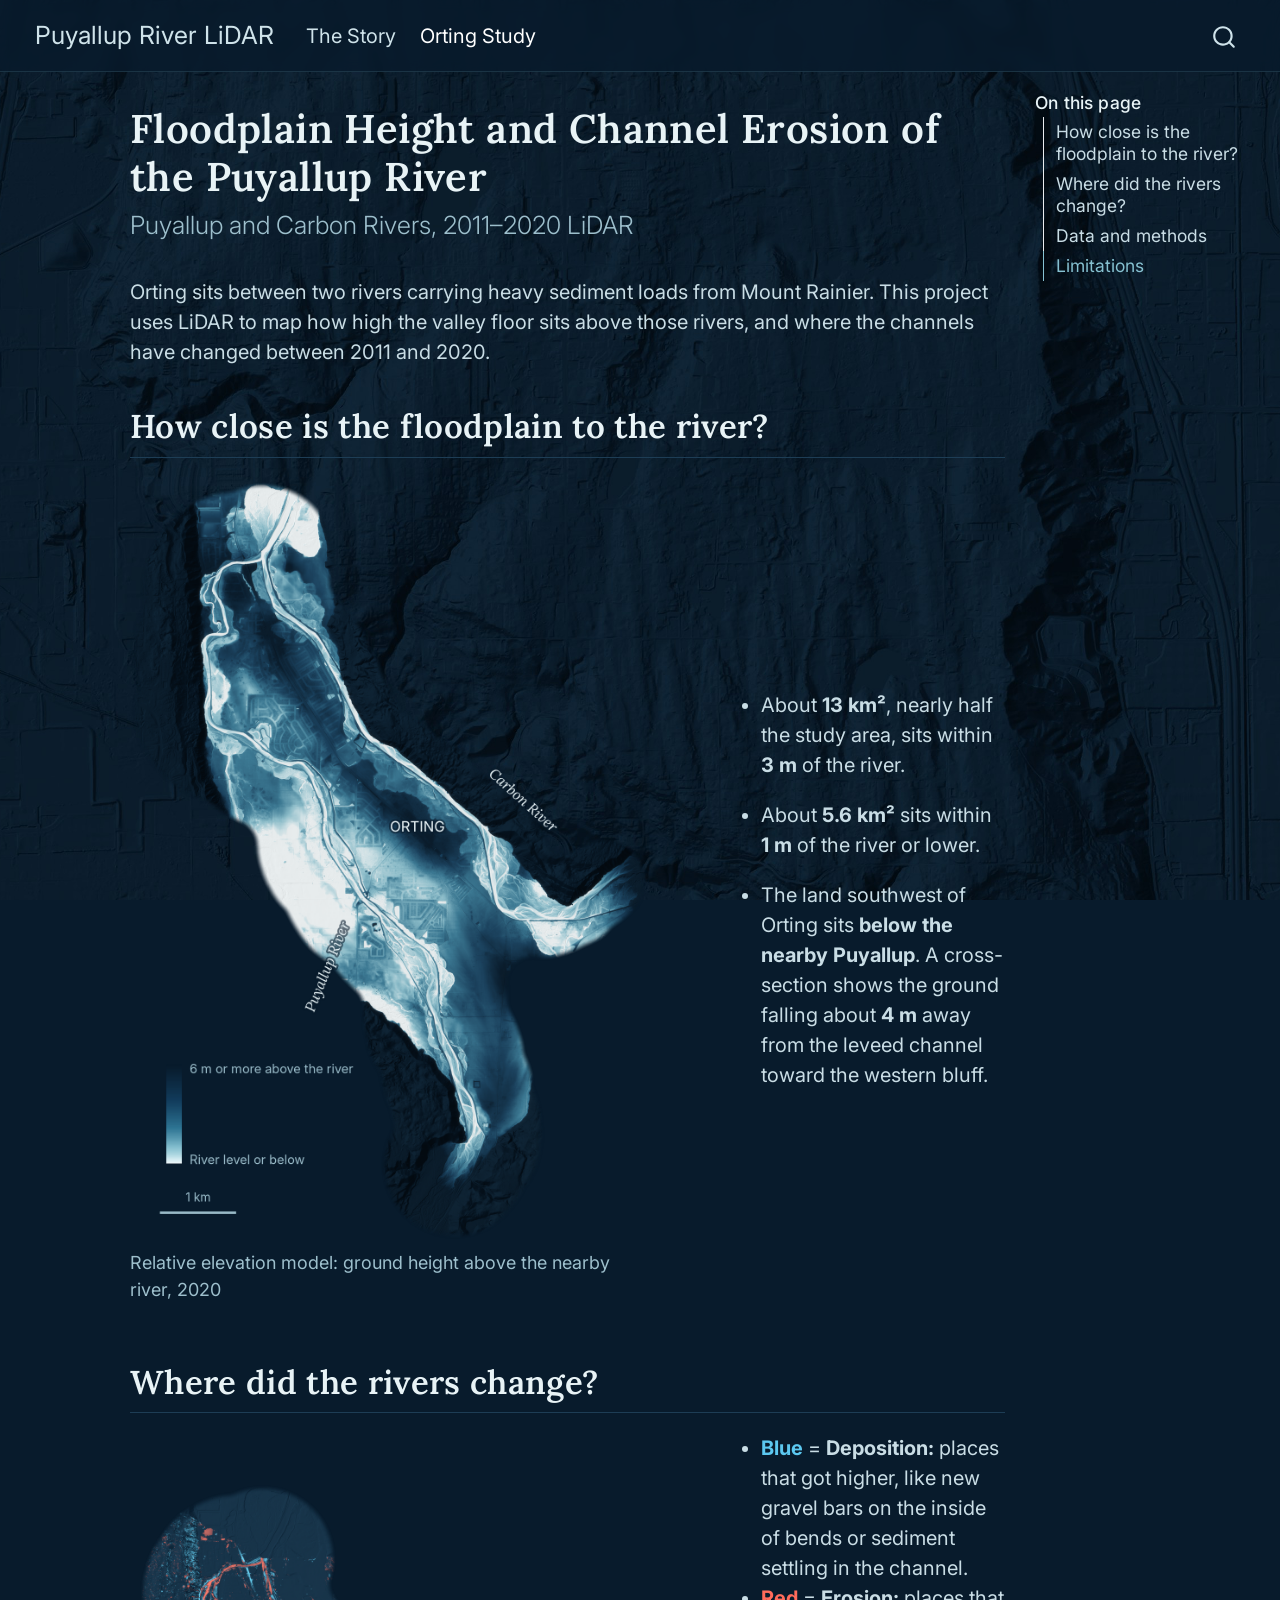
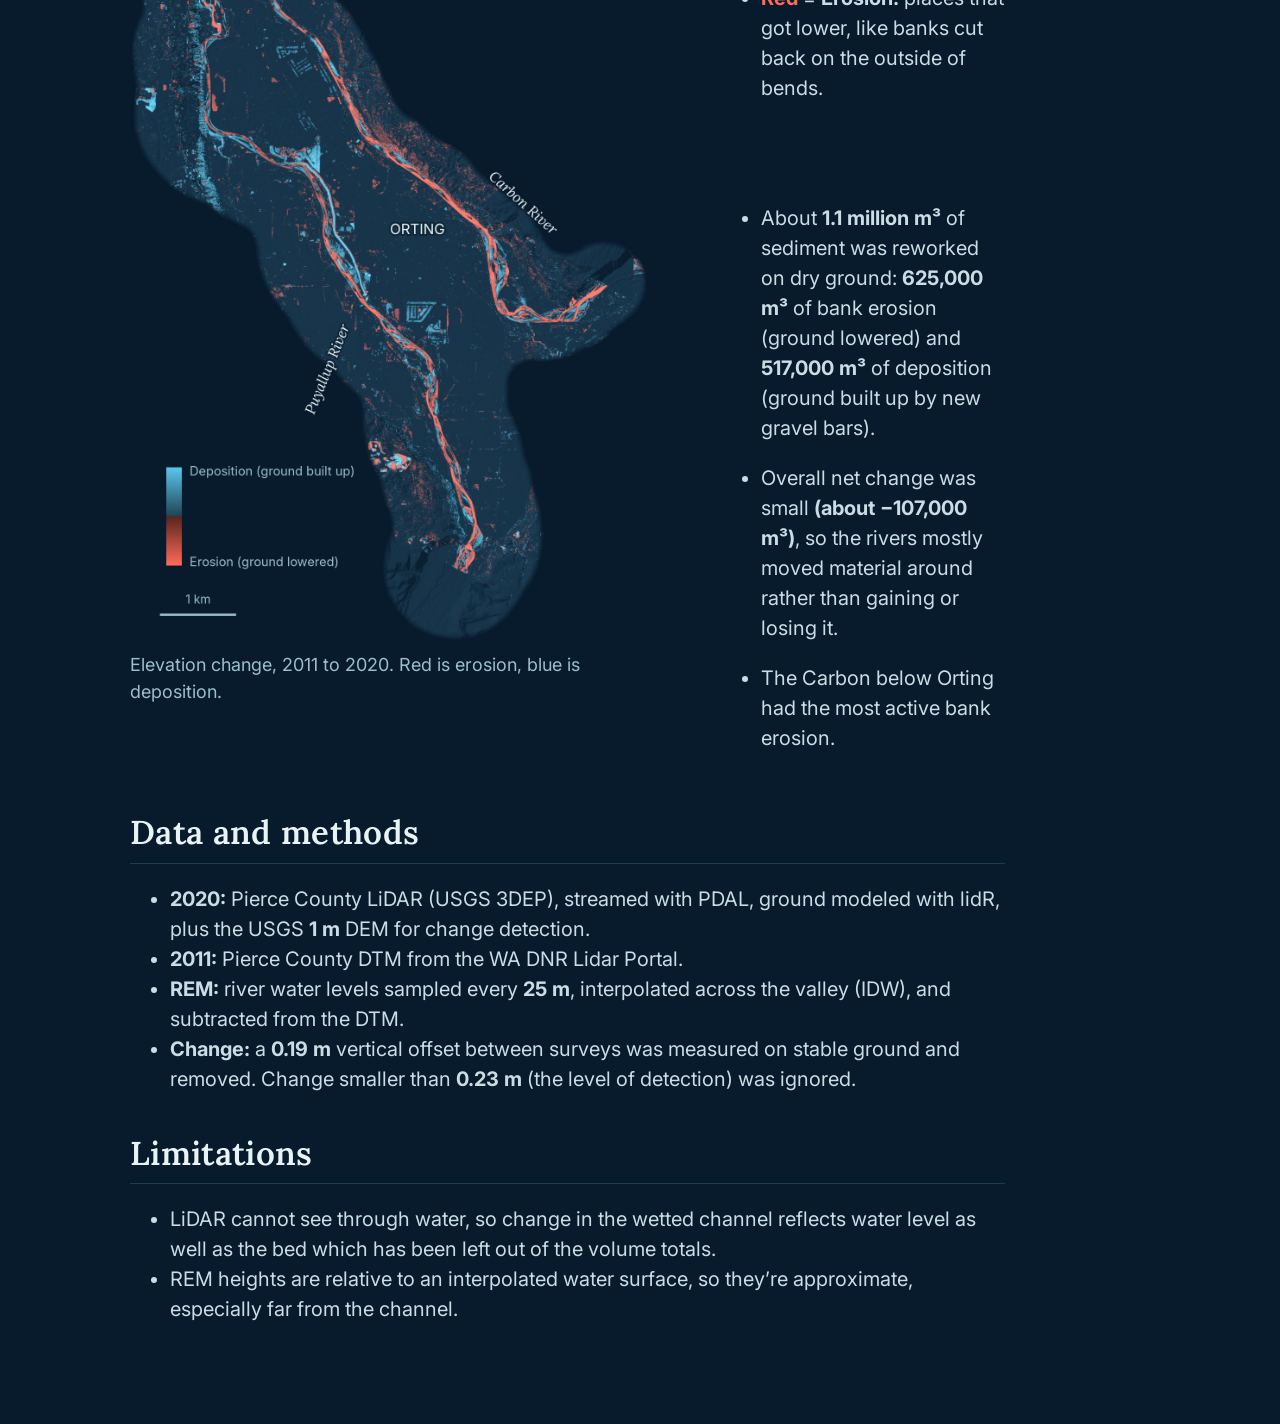
<file: docs/index.html>
<!DOCTYPE html>
<html xmlns="http://www.w3.org/1999/xhtml" lang="en" xml:lang="en"><head>

<meta charset="utf-8">
<meta name="generator" content="quarto-1.11.9">

<meta name="viewport" content="width=device-width, initial-scale=1.0, user-scalable=yes">


<title>Floodplain Height and Channel Erosion of the Puyallup River – Puyallup River LiDAR</title>
<style>
/* Default styles provided by pandoc.
** See https://pandoc.org/MANUAL.html#variables-for-html for config info.
*/
span.smallcaps{font-variant: small-caps;}
div.columns{display: flex; gap: 1.5em;}
div.column{flex: auto;}
@media screen {
div.columns{gap: min(4vw, 1.5em);}
div.column{overflow-x: auto;}
}
div.hanging-indent{margin-left: 1.5em; text-indent: -1.5em;}
ul.task-list{list-style: none;}
ul.task-list li input[type="checkbox"] {
  width: 0.8em;
  margin: 0 0.8em 0.2em -1em; /* quarto-specific, see https://github.com/quarto-dev/quarto-cli/issues/4556 */ 
  vertical-align: middle;
}
</style>


<script src="site_libs/quarto-nav/quarto-nav.js"></script>
<script src="site_libs/quarto-nav/headroom.min.js"></script>
<script src="site_libs/clipboard/clipboard.min.js"></script>
<script src="site_libs/quarto-search/autocomplete.umd.js"></script>
<script src="site_libs/quarto-search/fuse.min.js"></script>
<script src="site_libs/quarto-search/quarto-search.js"></script>
<meta name="quarto:offset" content="./">
<script src="site_libs/quarto-html/quarto.js" type="module"></script>
<script src="site_libs/quarto-html/tabsets/tabsets.js" type="module"></script>
<script src="site_libs/quarto-html/scrollable-regions/scrollable-regions.js" type="module"></script>
<script src="site_libs/quarto-html/popper.min.js"></script>
<script src="site_libs/quarto-html/tippy.umd.min.js"></script>
<script src="site_libs/quarto-html/anchor.min.js"></script>
<link href="site_libs/quarto-html/tippy.css" rel="stylesheet">
<link href="site_libs/quarto-html/quarto-syntax-highlighting-dark-447e42e69aaa9833c0ba1b986f430b20.css" rel="stylesheet" id="quarto-text-highlighting-styles">
<script src="site_libs/bootstrap/bootstrap.min.js"></script>
<link href="site_libs/bootstrap/bootstrap-icons.css" rel="stylesheet">
<link href="site_libs/bootstrap/bootstrap-4c24aad4a71624eafb66204130db260a.min.css" rel="stylesheet" append-hash="true" id="quarto-bootstrap" data-mode="dark">
<script id="quarto-search-options" type="application/json">{
  "location": "navbar",
  "copy-button": false,
  "collapse-after": 3,
  "panel-placement": "end",
  "type": "overlay",
  "limit": 50,
  "keyboard-shortcut": [
    "f",
    "/",
    "s"
  ],
  "show-item-context": false,
  "language": {
    "search-no-results-text": "No results",
    "search-matching-documents-text": "matching documents",
    "search-copy-link-title": "Copy link to search",
    "search-hide-matches-text": "Hide additional matches",
    "search-more-match-text": "more match in this document",
    "search-more-matches-text": "more matches in this document",
    "search-clear-button-title": "Clear",
    "search-text-placeholder": "",
    "search-detached-cancel-button-title": "Cancel",
    "search-submit-button-title": "Submit",
    "search-label": "Search"
  }
}</script>


<link rel="stylesheet" href="styles.css">
</head>

<body class="nav-fixed quarto-light"><a id="quarto-skip-link" class="visually-hidden-focusable" href="#quarto-document-content">Skip to main content</a>

<div id="quarto-search-results"></div>
  <header id="quarto-header" class="headroom fixed-top">
    <nav class="navbar navbar-expand-lg " data-bs-theme="dark" aria-label="Site">
      <div class="navbar-container container-fluid">
      <div class="navbar-brand-container mx-auto">
    <a class="navbar-brand" href="./index.html">
    <span class="navbar-title">Puyallup River LiDAR</span>
    </a>
  </div>
          <button class="navbar-toggler" type="button" data-bs-toggle="collapse" data-bs-target="#navbarCollapse" aria-controls="navbarCollapse" aria-expanded="false" aria-label="Toggle navigation" onclick="if (window.quartoToggleHeadroom) { window.quartoToggleHeadroom(); }">
  <span class="navbar-toggler-icon"></span>
</button>
          <div class="collapse navbar-collapse" id="navbarCollapse">
            <ul class="navbar-nav navbar-nav-scroll me-auto">
  <li class="nav-item">
    <a class="nav-link" href="./story.html"> 
<span class="menu-text">The Story</span></a>
  </li>  
  <li class="nav-item">
    <a class="nav-link active" href="./index.html" aria-current="page"> 
<span class="menu-text">Orting Study</span></a>
  </li>  
</ul>
          </div> <!-- /navcollapse -->
            <div class="quarto-navbar-tools">
</div>
            <div id="quarto-search" class="" title="Search"></div>
      </div> <!-- /container-fluid -->
    </nav>
</header>
<!-- content -->
<div id="quarto-content" class="quarto-container page-columns page-rows-contents page-layout-article page-navbar">
<!-- sidebar -->
<!-- margin-sidebar -->
    <div id="quarto-margin-sidebar" class="sidebar margin-sidebar">
        <nav id="TOC" role="doc-toc" aria-labelledby="toc-title" class="toc-active">
    <h2 id="toc-title">On this page</h2>
   
  <ul>
  <li><a href="#how-close-is-the-floodplain-to-the-river" id="toc-how-close-is-the-floodplain-to-the-river" class="nav-link active" data-scroll-target="#how-close-is-the-floodplain-to-the-river">How close is the floodplain to the river?</a></li>
  <li><a href="#where-did-the-rivers-change" id="toc-where-did-the-rivers-change" class="nav-link" data-scroll-target="#where-did-the-rivers-change">Where did the rivers change?</a></li>
  <li><a href="#data-and-methods" id="toc-data-and-methods" class="nav-link" data-scroll-target="#data-and-methods">Data and methods</a></li>
  <li><a href="#limitations" id="toc-limitations" class="nav-link" data-scroll-target="#limitations">Limitations</a></li>
  </ul>
</nav>
    </div>
<!-- main -->
<main class="content" id="quarto-document-content" tabindex="-1">

<header id="title-block-header" class="quarto-title-block default">
<div class="quarto-title">
<h1 class="title">Floodplain Height and Channel Erosion of the Puyallup River</h1>
<p class="subtitle lead">Puyallup and Carbon Rivers, 2011–2020 LiDAR</p>
</div>



<div class="quarto-title-meta">

    
  
    
  </div>
  


</header>


<p>Orting sits between two rivers carrying heavy sediment loads from Mount Rainier. This project uses LiDAR to map how high the valley floor sits above those rivers, and where the channels have changed between 2011 and 2020.</p>
<section id="how-close-is-the-floodplain-to-the-river" class="level2">
<h2 class="anchored" data-anchor-id="how-close-is-the-floodplain-to-the-river">How close is the floodplain to the river?</h2>
<div class="quarto-layout-panel" data-layout="[62,-4,34]">
<div class="quarto-layout-row quarto-layout-valign-center">
<div class="quarto-layout-cell" style="flex-basis: 62.0%;justify-content: flex-start;">
<div class="quarto-figure quarto-figure-center">
<figure class="figure">
<p><img src="figures/rem_map.png" class="img-fluid figure-img"></p>
<figcaption>Relative elevation model: ground height above the nearby river, 2020</figcaption>
</figure>
</div>
</div>
<div class="quarto-figure-spacer quarto-layout-cell" style="flex-basis: 4.0%;justify-content: flex-start;">
<p>&nbsp;</p>
</div>
<div class="quarto-layout-cell" style="flex-basis: 34.0%;justify-content: flex-start;">
<ul>
<li><p>About <strong>13 km²</strong>, nearly half the study area, sits within <strong>3 m</strong> of the river.</p></li>
<li><p>About <strong>5.6 km²</strong> sits within <strong>1 m</strong> of the river or lower.</p></li>
<li><p>The land southwest of Orting sits <strong>below the nearby Puyallup</strong>. A cross-section shows the ground falling about <strong>4 m</strong> away from the leveed channel toward the western bluff.</p></li>
</ul>
</div>
</div>
</div>
</section>
<section id="where-did-the-rivers-change" class="level2">
<h2 class="anchored" data-anchor-id="where-did-the-rivers-change">Where did the rivers change?</h2>
<div class="quarto-layout-panel" data-layout="[62,-4,34]">
<div class="quarto-layout-row quarto-layout-valign-center">
<div class="quarto-layout-cell" style="flex-basis: 62.0%;justify-content: flex-start;">
<div class="quarto-figure quarto-figure-center">
<figure class="figure">
<p><img src="figures/change_map.png" class="img-fluid figure-img"></p>
<figcaption>Elevation change, 2011 to 2020. Red is erosion, blue is deposition.</figcaption>
</figure>
</div>
</div>
<div class="quarto-figure-spacer quarto-layout-cell" style="flex-basis: 4.0%;justify-content: flex-start;">
<p>&nbsp;</p>
</div>
<div class="quarto-layout-cell" style="flex-basis: 34.0%;justify-content: flex-start;">
<ul>
<li><span style="color: #5cc8f0;"><strong>Blue</strong></span> = <strong>Deposition:</strong> places that got higher, like new gravel bars on the inside of bends or sediment settling in the channel.</li>
<li><span style="color: #ff6b5b;"><strong>Red</strong></span> = <strong>Erosion:</strong> places that got lower, like banks cut back on the outside of bends.</li>
</ul>
<div style="height: 4em;">

</div>
<ul>
<li><p>About <strong>1.1 million m³</strong> of sediment was reworked on dry ground: <strong>625,000 m³</strong> of bank erosion (ground lowered) and <strong>517,000 m³</strong> of deposition (ground built up by new gravel bars).</p></li>
<li><p>Overall net change was small <strong>(about −107,000 m³)</strong>, so the rivers mostly moved material around rather than gaining or losing it.</p></li>
<li><p>The Carbon below Orting had the most active bank erosion.</p></li>
</ul>
</div>
</div>
</div>
</section>
<section id="data-and-methods" class="level2">
<h2 class="anchored" data-anchor-id="data-and-methods">Data and methods</h2>
<ul>
<li><strong>2020:</strong> Pierce County LiDAR (USGS 3DEP), streamed with PDAL, ground modeled with lidR, plus the USGS <strong>1 m</strong> DEM for change detection.</li>
<li><strong>2011:</strong> Pierce County DTM from the WA DNR Lidar Portal.</li>
<li><strong>REM:</strong> river water levels sampled every <strong>25 m</strong>, interpolated across the valley (IDW), and subtracted from the DTM.</li>
<li><strong>Change:</strong> a <strong>0.19 m</strong> vertical offset between surveys was measured on stable ground and removed. Change smaller than <strong>0.23 m</strong> (the level of detection) was ignored.</li>
</ul>
</section>
<section id="limitations" class="level2">
<h2 class="anchored" data-anchor-id="limitations">Limitations</h2>
<ul>
<li>LiDAR cannot see through water, so change in the wetted channel reflects water level as well as the bed which has been left out of the volume totals.</li>
<li>REM heights are relative to an interpolated water surface, so they’re approximate, especially far from the channel.</li>
</ul>


</section>

</main> <!-- /main -->
<script id="quarto-html-after-body" type="application/javascript">
  window.document.addEventListener("DOMContentLoaded", function (event) {
    const icon = "";
    const anchorJS = new window.AnchorJS();
    anchorJS.options = {
      placement: 'right',
      icon: icon
    };
    anchorJS.add('.anchored');
    const isCodeAnnotation = (el) => {
      for (const clz of el.classList) {
        if (clz.startsWith('code-annotation-')) {                     
          return true;
        }
      }
      return false;
    }
    const onCopySuccess = function(e) {
      // button target
      const button = e.trigger;
      // don't keep focus
      button.blur();
      // flash "checked"
      button.classList.add('code-copy-button-checked');
      var currentTitle = button.getAttribute("title");
      button.setAttribute("title", "Copied!");
      let tooltip;
      if (window.bootstrap) {
        button.setAttribute("data-bs-toggle", "tooltip");
        button.setAttribute("data-bs-placement", "left");
        button.setAttribute("data-bs-title", "Copied!");
        tooltip = new bootstrap.Tooltip(button, 
          { trigger: "manual", 
            customClass: "code-copy-button-tooltip",
            offset: [0, -8]});
        tooltip.show();    
      }
      setTimeout(function() {
        if (tooltip) {
          tooltip.hide();
          button.removeAttribute("data-bs-title");
          button.removeAttribute("data-bs-toggle");
          button.removeAttribute("data-bs-placement");
        }
        button.setAttribute("title", currentTitle);
        button.classList.remove('code-copy-button-checked');
      }, 1000);
      // clear code selection
      e.clearSelection();
    }
    const getTextToCopy = function(trigger) {
      const outerScaffold = trigger.parentElement.cloneNode(true);
      const codeEl = outerScaffold.querySelector('code');
      for (const childEl of codeEl.children) {
        if (isCodeAnnotation(childEl)) {
          childEl.remove();
        }
      }
      return codeEl.innerText;
    }
    const clipboard = new window.ClipboardJS('.code-copy-button:not([data-in-quarto-modal])', {
      text: getTextToCopy
    });
    clipboard.on('success', onCopySuccess);
    if (window.document.getElementById('quarto-embedded-source-code-modal')) {
      const clipboardModal = new window.ClipboardJS('.code-copy-button[data-in-quarto-modal]', {
        text: getTextToCopy,
        container: window.document.getElementById('quarto-embedded-source-code-modal')
      });
      clipboardModal.on('success', onCopySuccess);
    }
      var localhostRegex = new RegExp(/^(?:http|https):\/\/localhost\:?[0-9]*\//);
      var mailtoRegex = new RegExp(/^mailto:/);
        var filterRegex = new RegExp('/' + window.location.host + '/');
      var isInternal = (href) => {
          return filterRegex.test(href) || localhostRegex.test(href) || mailtoRegex.test(href);
      }
      // Inspect non-navigation links and adorn them if external
      window.quartoDecorateExternalLinks = function (root) {
     var links = (root || window.document).querySelectorAll('a[href]:not(.nav-link):not(.navbar-brand):not(.toc-action):not(.sidebar-link):not(.sidebar-item-toggle):not(.pagination-link):not(.no-external):not([aria-hidden]):not(.dropdown-item):not(.quarto-navigation-tool):not(.about-link)');
      for (var i=0; i<links.length; i++) {
        const link = links[i];
        if (!isInternal(link.href)) {
          // undo the damage that might have been done by quarto-nav.js in the case of
          // links that we want to consider external
          if (link.dataset.originalHref !== undefined) {
            link.href = link.dataset.originalHref;
          }
          if (!link.classList.contains('no-external-icon')) {
          }
        }
      }
      };
      window.quartoDecorateExternalLinks(window.document);
    // Esc closes the popup (WCAG 1.4.13) and focus leaving both trigger and
    // popup closes it (WCAG 2.4.11); tippy handles neither for interactive popups.
    const hideOnEscAndFocusOut = {
      name: 'hideOnEscAndFocusOut',
      defaultValue: true,
      fn(instance) {
        const dismiss = () => {
          // A show scheduled by the trigger delay would otherwise reopen it
          instance.clearDelayTimeouts();
          instance.hide();
        };
        const onKeyDown = (event) => {
          if (event.key !== 'Escape') {
            return;
          }
          // Keep Esc from also reaching page handlers (e.g. reveal.js overview),
          // except an open reveal.js slide menu, which Esc should close too.
          // The menu handles keys only when its keyboard option is on.
          const menuHandlesEsc = window.Reveal?.getPlugin?.('menu')?.isOpen() &&
            window.Reveal.getConfig().menu?.keyboard !== false;
          if (!menuHandlesEsc) {
            event.stopPropagation();
          }
          if (instance.popper.contains(window.document.activeElement)) {
            // Disabled while refocusing so the focus trigger does not reopen it
            instance.disable();
            instance.reference.focus();
            instance.enable();
          }
          dismiss();
        };
        const onFocusOut = (event) => {
          const target = event.relatedTarget;
          if (target && !instance.reference.contains(target) &&
              !instance.popper.contains(target)) {
            dismiss();
          }
        };
        // On the trigger too: a click trigger (code-annotations: select) has no
        // blur handling. Attached for the instance's lifetime so leaving the
        // trigger also cancels a show still pending on the trigger delay.
        instance.reference.addEventListener('focusout', onFocusOut);
        return {
          onShow() {
            window.document.addEventListener('keydown', onKeyDown, true);
            instance.popper.addEventListener('focusout', onFocusOut);
          },
          onHide() {
            window.document.removeEventListener('keydown', onKeyDown, true);
            instance.popper.removeEventListener('focusout', onFocusOut);
          },
          onDestroy() {
            instance.reference.removeEventListener('focusout', onFocusOut);
          },
        };
      },
    };
    function tippyHover(el, contentFn, onTriggerFn, onUntriggerFn) {
      const config = {
        allowHTML: true,
        maxWidth: 500,
        delay: 100,
        arrow: false,
        appendTo: function(el) {
            return el.parentElement;
        },
        interactive: true,
        interactiveBorder: 10,
        theme: 'quarto',
        placement: 'bottom-start',
        plugins: [hideOnEscAndFocusOut],
      };
      if (contentFn) {
        config.content = contentFn;
      }
      if (onTriggerFn) {
        config.onTrigger = onTriggerFn;
      }
      if (onUntriggerFn) {
        config.onUntrigger = onUntriggerFn;
      }
      window.tippy(el, config); 
    }
    const noterefs = window.document.querySelectorAll('a[role="doc-noteref"]');
    for (var i=0; i<noterefs.length; i++) {
      const ref = noterefs[i];
      tippyHover(ref, function() {
        // use id or data attribute instead here
        let href = ref.getAttribute('data-footnote-href') || ref.getAttribute('href');
        try { href = new URL(href).hash; } catch {}
        const id = href.replace(/^#\/?/, "");
        const note = window.document.getElementById(id);
        if (note) {
          return note.innerHTML;
        } else {
          return "";
        }
      });
    }
    const xrefs = window.document.querySelectorAll('a.quarto-xref');
    const processXRef = (id, note) => {
      // Strip column container classes
      const stripColumnClz = (el) => {
        el.classList.remove("page-full", "page-columns");
        if (el.children) {
          for (const child of el.children) {
            stripColumnClz(child);
          }
        }
      }
      stripColumnClz(note)
      if (id === null || id.startsWith('sec-')) {
        // Special case sections, only their first couple elements
        const container = document.createElement("div");
        if (note.children && note.children.length > 2) {
          container.appendChild(note.children[0].cloneNode(true));
          for (let i = 1; i < note.children.length; i++) {
            const child = note.children[i];
            if (child.tagName === "P" && child.innerText === "") {
              continue;
            } else {
              container.appendChild(child.cloneNode(true));
              break;
            }
          }
          if (window.Quarto?.typesetMath) {
            window.Quarto.typesetMath(container);
          }
          return container.innerHTML
        } else {
          if (window.Quarto?.typesetMath) {
            window.Quarto.typesetMath(note);
          }
          return note.innerHTML;
        }
      } else {
        // Remove any anchor links if they are present
        const anchorLink = note.querySelector('a.anchorjs-link');
        if (anchorLink) {
          anchorLink.remove();
        }
        if (window.Quarto?.typesetMath) {
          window.Quarto.typesetMath(note);
        }
        if (note.classList.contains("callout")) {
          return note.outerHTML;
        } else {
          return note.innerHTML;
        }
      }
    }
    for (var i=0; i<xrefs.length; i++) {
      const xref = xrefs[i];
      tippyHover(xref, undefined, function(instance) {
        instance.disable();
        let url = xref.getAttribute('href');
        let hash = undefined; 
        if (url.startsWith('#')) {
          hash = url;
        } else {
          try { hash = new URL(url).hash; } catch {}
        }
        if (hash) {
          const id = hash.replace(/^#\/?/, "");
          const note = window.document.getElementById(id);
          if (note !== null) {
            try {
              const html = processXRef(id, note.cloneNode(true));
              instance.setContent(html);
            } finally {
              instance.enable();
              instance.show();
            }
          } else {
            // See if we can fetch this
            fetch(url.split('#')[0])
            .then(res => res.text())
            .then(html => {
              const parser = new DOMParser();
              const htmlDoc = parser.parseFromString(html, "text/html");
              const note = htmlDoc.getElementById(id);
              if (note !== null) {
                const html = processXRef(id, note);
                instance.setContent(html);
              } 
            }).finally(() => {
              instance.enable();
              instance.show();
            });
          }
        } else {
          // See if we can fetch a full url (with no hash to target)
          // This is a special case and we should probably do some content thinning / targeting
          fetch(url)
          .then(res => res.text())
          .then(html => {
            const parser = new DOMParser();
            const htmlDoc = parser.parseFromString(html, "text/html");
            const note = htmlDoc.querySelector('main.content');
            if (note !== null) {
              // This should only happen for chapter cross references
              // (since there is no id in the URL)
              // remove the first header
              if (note.children.length > 0 && note.children[0].tagName === "HEADER") {
                note.children[0].remove();
              }
              const html = processXRef(null, note);
              instance.setContent(html);
            } 
          }).finally(() => {
            instance.enable();
            instance.show();
          });
        }
      }, function(instance) {
      });
    }
        let selectedAnnoteEl;
        const selectorForAnnotation = ( cell, annotation) => {
          let cellAttr = 'data-code-cell="' + cell + '"';
          let lineAttr = 'data-code-annotation="' +  annotation + '"';
          const selector = 'span[' + cellAttr + '][' + lineAttr + ']';
          return selector;
        }
        const selectCodeLines = (annoteEl) => {
          const doc = window.document;
          const targetCell = annoteEl.getAttribute("data-target-cell");
          const targetAnnotation = annoteEl.getAttribute("data-target-annotation");
          const annoteSpan = window.document.querySelector(selectorForAnnotation(targetCell, targetAnnotation));
          const lines = annoteSpan.getAttribute("data-code-lines").split(",");
          const lineIds = lines.map((line) => {
            return targetCell + "-" + line;
          })
          // Each band is positioned against its own containing block, which is
          // not the offsetParent of the lines, so place it from client rects.
          const placeBand = (band, firstEl, lastEl, codeBlock) => {
            const container = band.offsetParent;
            if (container === null) {
              return;
            }
            const containerRect = container.getBoundingClientRect();
            // Reveal.js scales slides with a transform, so convert client
            // pixels back to the CSS pixels of the container.
            const scale = containerRect.height / container.offsetHeight || 1;
            const firstRect = firstEl.getBoundingClientRect();
            const lastRect = lastEl.getBoundingClientRect();
            const top = (firstRect.top - containerRect.top) / scale - container.clientTop + container.scrollTop;
            const height = (lastRect.bottom - firstRect.top) / scale;
            band.style.top = top - 2 + "px";
            band.style.height = height + 4 + "px";
            if (codeBlock) {
              // Without the copy button wrapper, the containing block is wider
              // than the code block, so span the code block explicitly.
              const blockRect = codeBlock.getBoundingClientRect();
              band.style.left = (blockRect.left - containerRect.left) / scale - container.clientLeft + container.scrollLeft + "px";
              band.style.width = blockRect.width / scale + "px";
            }
          };
          if (lineIds.length > 0) {
            const el = window.document.getElementById(lineIds[0]);
            const lastEl = window.document.getElementById(lineIds[lineIds.length - 1]);
            const parent = el.parentElement.parentElement;
            // cook up a div (if necessary) and position it
            let div = window.document.getElementById("code-annotation-line-highlight");
            if (div === null) {
              div = window.document.createElement("div");
              div.setAttribute("id", "code-annotation-line-highlight");
              div.style.position = 'absolute';
              parent.appendChild(div);
            }
            placeBand(div, el, lastEl, parent.closest("div.sourceCode") || parent);
            let gutterDiv = window.document.getElementById("code-annotation-line-highlight-gutter");
            if (gutterDiv === null) {
              gutterDiv = window.document.createElement("div");
              gutterDiv.setAttribute("id", "code-annotation-line-highlight-gutter");
              gutterDiv.style.position = 'absolute';
              const codeCell = window.document.getElementById(targetCell);
              const gutter = codeCell.querySelector('.code-annotation-gutter');
              gutter.appendChild(gutterDiv);
            }
            placeBand(gutterDiv, el, lastEl);
            selectedAnnoteEl = annoteEl;
          }
        };
        const unselectCodeLines = () => {
          const elementsIds = ["code-annotation-line-highlight", "code-annotation-line-highlight-gutter"];
          elementsIds.forEach((elId) => {
            const div = window.document.getElementById(elId);
            if (div) {
              div.remove();
            }
          });
          selectedAnnoteEl = undefined;
        };
          // Handle positioning of the toggle
      window.addEventListener(
        "resize",
        throttle(() => {
          elRect = undefined;
          if (selectedAnnoteEl) {
            selectCodeLines(selectedAnnoteEl);
          }
        }, 10)
      );
      function throttle(fn, ms) {
      let throttle = false;
      let timer;
        return (...args) => {
          if(!throttle) { // first call gets through
              fn.apply(this, args);
              throttle = true;
          } else { // all the others get throttled
              if(timer) clearTimeout(timer); // cancel #2
              timer = setTimeout(() => {
                fn.apply(this, args);
                timer = throttle = false;
              }, ms);
          }
        };
      }
        // Attach click handler to the DT
        const annoteDls = window.document.querySelectorAll('dt[data-target-cell]');
        for (const annoteDlNode of annoteDls) {
          annoteDlNode.addEventListener('click', (event) => {
            const clickedEl = event.target;
            if (clickedEl !== selectedAnnoteEl) {
              unselectCodeLines();
              const activeEl = window.document.querySelector('dt[data-target-cell].code-annotation-active');
              if (activeEl) {
                activeEl.classList.remove('code-annotation-active');
              }
              selectCodeLines(clickedEl);
              clickedEl.classList.add('code-annotation-active');
            } else {
              // Unselect the line
              unselectCodeLines();
              clickedEl.classList.remove('code-annotation-active');
            }
          });
        }
    const findCites = (el) => {
      const parentEl = el.parentElement;
      if (parentEl) {
        const cites = parentEl.dataset.cites;
        if (cites) {
          return {
            el,
            cites: cites.split(' ')
          };
        } else {
          return findCites(el.parentElement)
        }
      } else {
        return undefined;
      }
    };
    var bibliorefs = window.document.querySelectorAll('a[role="doc-biblioref"]');
    for (var i=0; i<bibliorefs.length; i++) {
      const ref = bibliorefs[i];
      const citeInfo = findCites(ref);
      if (citeInfo) {
        tippyHover(citeInfo.el, function() {
          var popup = window.document.createElement('div');
          citeInfo.cites.forEach(function(cite) {
            var citeDiv = window.document.createElement('div');
            citeDiv.classList.add('hanging-indent');
            citeDiv.classList.add('csl-entry');
            var biblioDiv = window.document.getElementById('ref-' + cite);
            if (biblioDiv) {
              citeDiv.innerHTML = biblioDiv.innerHTML;
            }
            popup.appendChild(citeDiv);
          });
          return popup.innerHTML;
        });
      }
    }
  });
  </script>
  <script type="application/javascript">
  window.quartoScrollableRegionsLabels = {"code":"Scrollable code","output":"Scrollable output"};
  </script>
</div> <!-- /content -->




</body></html>
</file>
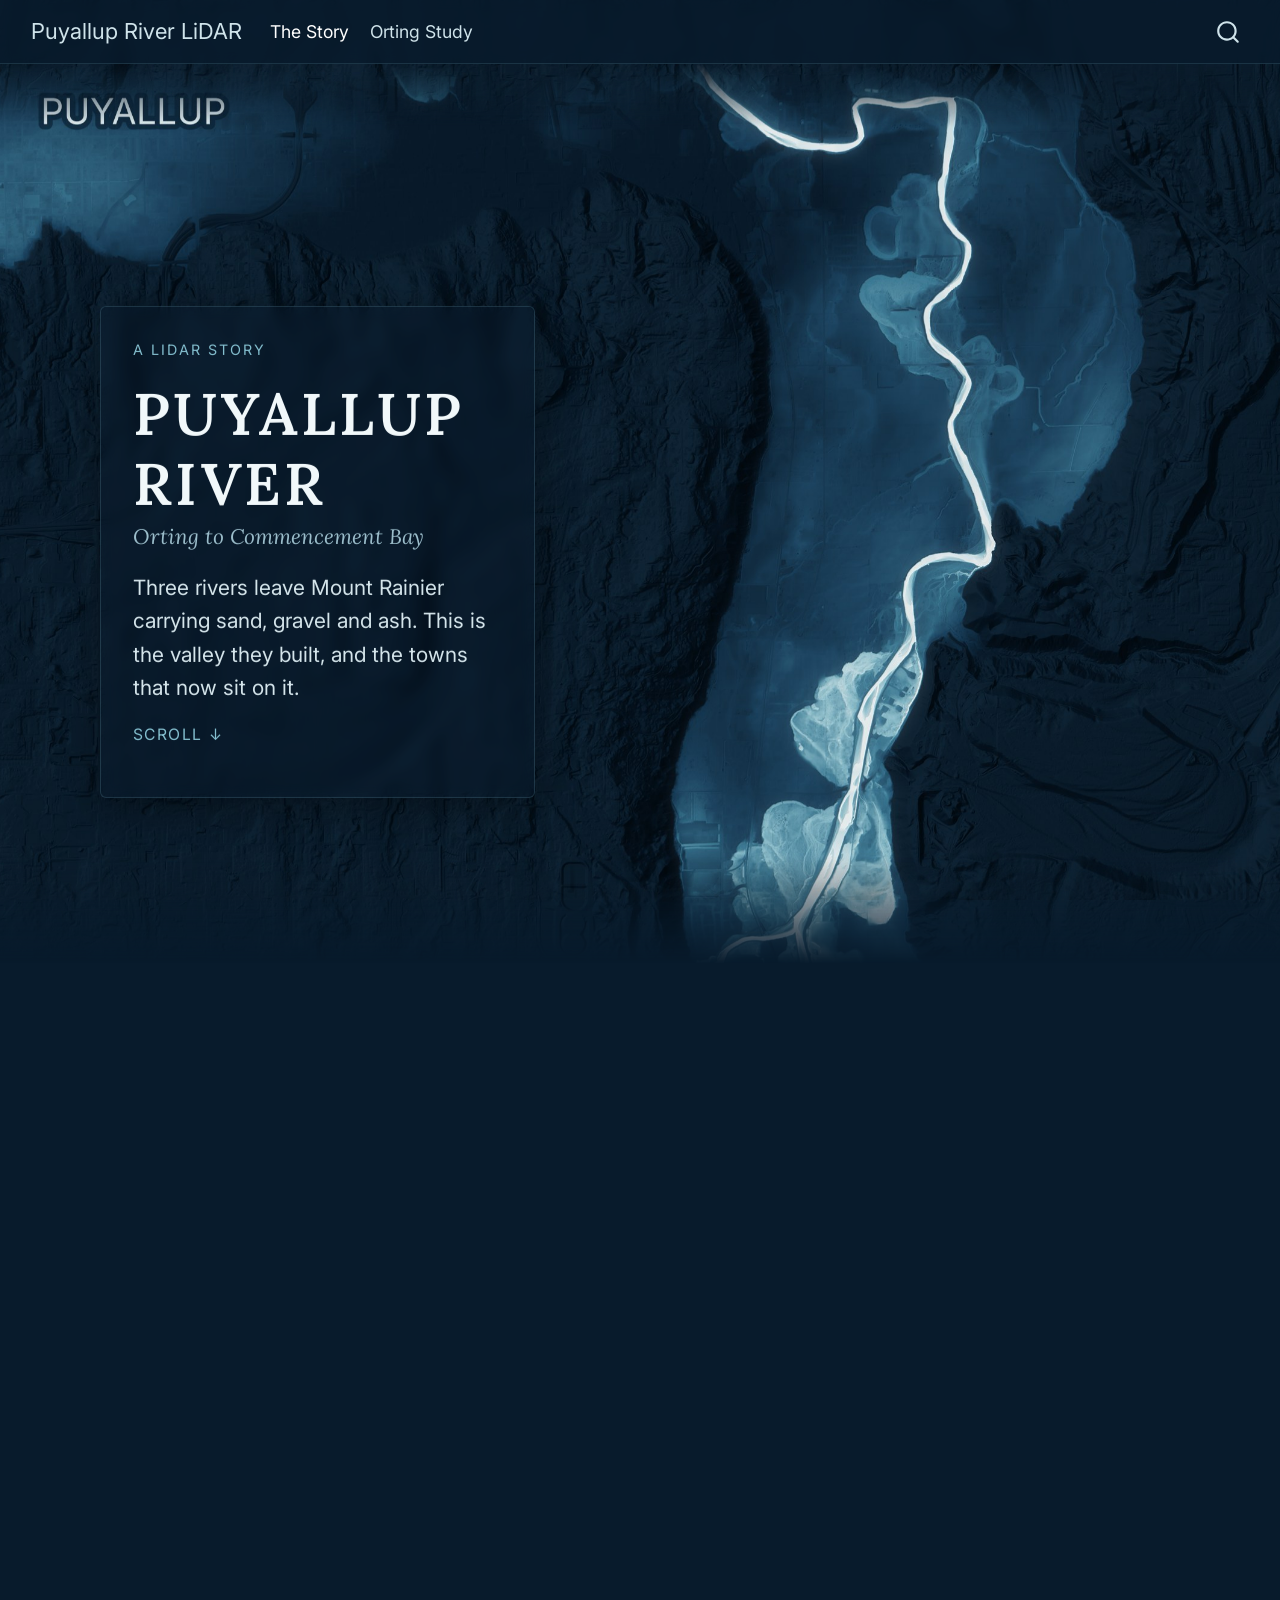
<file: docs/story.html>
<!DOCTYPE html>
<html xmlns="http://www.w3.org/1999/xhtml" lang="en" xml:lang="en"><head>

<meta charset="utf-8">
<meta name="generator" content="quarto-1.11.9">

<meta name="viewport" content="width=device-width, initial-scale=1.0, user-scalable=yes">


<title>The Puyallup River – Puyallup River LiDAR</title>
<style>
/* Default styles provided by pandoc.
** See https://pandoc.org/MANUAL.html#variables-for-html for config info.
*/
span.smallcaps{font-variant: small-caps;}
div.columns{display: flex; gap: 1.5em;}
div.column{flex: auto;}
@media screen {
div.columns{gap: min(4vw, 1.5em);}
div.column{overflow-x: auto;}
}
div.hanging-indent{margin-left: 1.5em; text-indent: -1.5em;}
ul.task-list{list-style: none;}
ul.task-list li input[type="checkbox"] {
  width: 0.8em;
  margin: 0 0.8em 0.2em -1em; /* quarto-specific, see https://github.com/quarto-dev/quarto-cli/issues/4556 */ 
  vertical-align: middle;
}
</style>


<script src="site_libs/quarto-nav/quarto-nav.js"></script>
<script src="site_libs/quarto-nav/headroom.min.js"></script>
<script src="site_libs/clipboard/clipboard.min.js"></script>
<script src="site_libs/quarto-search/autocomplete.umd.js"></script>
<script src="site_libs/quarto-search/fuse.min.js"></script>
<script src="site_libs/quarto-search/quarto-search.js"></script>
<meta name="quarto:offset" content="./">
<script src="site_libs/quarto-html/quarto.js" type="module"></script>
<script src="site_libs/quarto-html/tabsets/tabsets.js" type="module"></script>
<script src="site_libs/quarto-html/scrollable-regions/scrollable-regions.js" type="module"></script>
<script src="site_libs/quarto-html/popper.min.js"></script>
<script src="site_libs/quarto-html/tippy.umd.min.js"></script>
<script src="site_libs/quarto-html/anchor.min.js"></script>
<link href="site_libs/quarto-html/tippy.css" rel="stylesheet">
<link href="site_libs/quarto-html/quarto-syntax-highlighting-dark-447e42e69aaa9833c0ba1b986f430b20.css" rel="stylesheet" id="quarto-text-highlighting-styles">
<script src="site_libs/bootstrap/bootstrap.min.js"></script>
<link href="site_libs/bootstrap/bootstrap-icons.css" rel="stylesheet">
<link href="site_libs/bootstrap/bootstrap-4027c23a718e12d57387007e0cc82280.min.css" rel="stylesheet" append-hash="true" id="quarto-bootstrap" data-mode="dark">
<script src="site_libs/quarto-contrib/intersection-observer-polyfill-1.0.0/intersection-observer.js"></script>
<script src="site_libs/quarto-contrib/scrollama-3.2.0/scrollama.min.js"></script>
<script src="site_libs/quarto-contrib/closeread-0.1.0/closeread.js"></script>
<script id="quarto-search-options" type="application/json">{
  "location": "navbar",
  "copy-button": false,
  "collapse-after": 3,
  "panel-placement": "end",
  "type": "overlay",
  "limit": 50,
  "keyboard-shortcut": [
    "f",
    "/",
    "s"
  ],
  "show-item-context": false,
  "language": {
    "search-no-results-text": "No results",
    "search-matching-documents-text": "matching documents",
    "search-copy-link-title": "Copy link to search",
    "search-hide-matches-text": "Hide additional matches",
    "search-more-match-text": "more match in this document",
    "search-more-matches-text": "more matches in this document",
    "search-clear-button-title": "Clear",
    "search-text-placeholder": "",
    "search-detached-cancel-button-title": "Cancel",
    "search-submit-button-title": "Submit",
    "search-label": "Search"
  }
}</script>
<meta cr-debug-mode="false">
<meta cr-remove-header-space="true">


<link rel="stylesheet" href="site_libs\quarto-contrib\quarto-project\qmd-lab\closeread\closeread.css">
<link rel="stylesheet" href="styles.css">
</head>

<body class="nav-fixed quarto-light"><a id="quarto-skip-link" class="visually-hidden-focusable" href="#quarto-document-content">Skip to main content</a>

<div id="quarto-search-results"></div>
  <header id="quarto-header" class="headroom fixed-top">
    <nav class="navbar navbar-expand-lg " data-bs-theme="dark" aria-label="Site">
      <div class="navbar-container container-fluid">
      <div class="navbar-brand-container mx-auto">
    <a class="navbar-brand" href="./index.html">
    <span class="navbar-title">Puyallup River LiDAR</span>
    </a>
  </div>
          <button class="navbar-toggler" type="button" data-bs-toggle="collapse" data-bs-target="#navbarCollapse" aria-controls="navbarCollapse" aria-expanded="false" aria-label="Toggle navigation" onclick="if (window.quartoToggleHeadroom) { window.quartoToggleHeadroom(); }">
  <span class="navbar-toggler-icon"></span>
</button>
          <div class="collapse navbar-collapse" id="navbarCollapse">
            <ul class="navbar-nav navbar-nav-scroll me-auto">
  <li class="nav-item">
    <a class="nav-link active" href="./story.html" aria-current="page"> 
<span class="menu-text">The Story</span></a>
  </li>  
  <li class="nav-item">
    <a class="nav-link" href="./index.html"> 
<span class="menu-text">Orting Study</span></a>
  </li>  
</ul>
          </div> <!-- /navcollapse -->
            <div class="quarto-navbar-tools">
</div>
            <div id="quarto-search" class="" title="Search"></div>
      </div> <!-- /container-fluid -->
    </nav>
</header>
<!-- content -->
<div id="quarto-content" class="quarto-container page-columns page-rows-contents page-layout-full page-navbar">
<!-- sidebar -->
<!-- margin-sidebar -->
    
<!-- main -->
<main class="content column-page" id="quarto-document-content" tabindex="-1">
      <!-- user-provided yaml closeread style options -->
      <style>
        :root {
          --cr-narrative-font-size: clamp(1.15rem, 0.5rem + 0.95vw, 2rem);
--cr-narrative-font-family: Inter, “Segoe UI”, system-ui, sans-serif;
--cr-narrative-border-radius: 6px;
--cr-narrative-overlay-max-width: min(34vw, 860px);
--cr-narrative-outer-margin: 5vw;
--cr-section-background-color: transparent;
--cr-narrative-background-color-overlay: rgba(8, 27, 44, 0.25);
--cr-narrative-text-color-overlay: #d6e6ec;
        }
      </style>
    

<header id="title-block-header" class="quarto-title-block default">
<div class="quarto-title">
<h1 class="title">The Puyallup River</h1>
</div>



<div class="quarto-title-meta column-page">

    
  
    
  </div>
  


</header>


<style>
  /* the map: as tall as the screen, centered at 68% across: the middle of the open space right of the cards */
  #cr-map { margin: auto auto auto calc(68vw - 42.857dvh) !important; }
  #cr-map .map-stack { position: relative; isolation: isolate; }
  /* the real landscape around the valley (USGS 10 m DEM, 60 x 40 km) sits behind the map and moves with it */
  #cr-map .layer { position: absolute; opacity: 0; pointer-events: none; }
  /* bay layers (from 08_orting_maps.qmd); a callout fades them in with class "shown" */
  #cr-map .layer-delta { left: 0; top: 0; width: 20%; height: 15.0005%; transition: opacity .6s ease; }
  #cr-map .layer-delta.shown { opacity: 1; transition: opacity 1.4s ease .3s; }
  /* Pacific city limits, outline only (08_orting_maps.qmd chunk 9); a plain fade so the glow underneath stays clear */
  #cr-map .layer-pacific { left: 53.75%; top: 0%; width: 25%; height: 21.4293%; transition: opacity .6s ease; }
  #cr-map .layer-pacific.shown { opacity: 1; transition: opacity 1.4s ease .3s; }
  /* Orting city limits (from 08_orting_maps.qmd chunk 8); spreads out from the middle of town like the port */
  #cr-map .layer-orting { left: 68.125%; top: 65.3595%; width: 26.25%; height: 22.5008%;
    -webkit-mask-image: radial-gradient(circle, #000 0%, #000 30%, transparent 50%);
            mask-image: radial-gradient(circle, #000 0%, #000 30%, transparent 50%);
    -webkit-mask-repeat: no-repeat; mask-repeat: no-repeat;
    -webkit-mask-position: 40% 55.6%; mask-position: 40% 55.6%;
    -webkit-mask-size: 0% 0%; mask-size: 0% 0%;
    transition: opacity .6s ease, -webkit-mask-size 0s linear .6s, mask-size 0s linear .6s; }
  #cr-map .layer-orting.shown { opacity: 1; -webkit-mask-size: 320% 320%; mask-size: 320% 320%;
    transition: opacity .8s ease .3s, -webkit-mask-size 2.6s cubic-bezier(.22,.61,.36,1) .3s,
                mask-size 2.6s cubic-bezier(.22,.61,.36,1) .3s; }
  /* the port raster spreads out from the middle of the port, like the change layer at Orting */
  #cr-map .layer-port { left: 0; top: 0; width: 37.5%; height: 24.0009%;
    -webkit-mask-image: radial-gradient(circle, #000 0%, #000 30%, transparent 50%);
            mask-image: radial-gradient(circle, #000 0%, #000 30%, transparent 50%);
    -webkit-mask-repeat: no-repeat; mask-repeat: no-repeat;
    -webkit-mask-position: 53% 54%; mask-position: 53% 54%;
    -webkit-mask-size: 0% 0%; mask-size: 0% 0%;
    transition: opacity .6s ease, -webkit-mask-size 0s linear .6s, mask-size 0s linear .6s; }
  #cr-map .layer-port.shown { opacity: 1; -webkit-mask-size: 320% 320%; mask-size: 320% 320%;
    transition: opacity .8s ease .3s, -webkit-mask-size 2.6s cubic-bezier(.22,.61,.36,1) .3s,
                mask-size 2.6s cubic-bezier(.22,.61,.36,1) .3s; }
  /* where the Orting change layers sit on the valley map (from 08_orting_maps.qmd) */
  #cr-map .layer-change { left: 64.014%; top: 60.248%; width: 30.612%; height: 37.457%; }
  /* the reveal: the wash dims the valley first, then the red and blue spread out from Orting
     in a soft circle. Leaving, both simply fade. */
  #cr-map .layer-change.wash { transition: opacity 1.2s ease; }
  #cr-map .layer-change.lines {
    -webkit-mask-image: radial-gradient(circle at 52% 45%, #000 0%, #000 30%, transparent 50%);
            mask-image: radial-gradient(circle at 52% 45%, #000 0%, #000 30%, transparent 50%);
    -webkit-mask-repeat: no-repeat; mask-repeat: no-repeat;
    -webkit-mask-position: 52% 45%; mask-position: 52% 45%;
    -webkit-mask-size: 0% 0%; mask-size: 0% 0%;
    transition: opacity 1s ease, -webkit-mask-size 0s linear 1s, mask-size 0s linear 1s; }
  body[data-layer="change"] #cr-map .layer-change.wash { opacity: 1; transition: opacity 1.3s ease .5s; }
  body[data-layer="change"] #cr-map .layer-change.lines {
    opacity: 1; -webkit-mask-size: 320% 320%; mask-size: 320% 320%;
    transition: opacity 1s ease .9s, -webkit-mask-size 2.6s cubic-bezier(.22,.61,.36,1) .9s,
                mask-size 2.6s cubic-bezier(.22,.61,.36,1) .9s; }
  /* camera moves: accelerate out of each stop and decelerate into the next */
  .cr-section .sticky-col .sticky-col-stack .sticky {
    transition: opacity .8s linear, transform 1.6s cubic-bezier(.76, 0, .24, 1) !important; }
  /* the map and the terrain around it are plain images on their own layers, so the browser can draw
     them from the full-resolution files while the camera moves (the edge fade is baked into the image) */
  #cr-map img.base { height: 100dvh; width: auto; max-width: none; display: block; will-change: transform; }
  #cr-map img.skirt { position: absolute; z-index: -1; max-width: none; will-change: transform;
    top: -28.571%; left: -108.333%; width: 250%; height: 142.857%; }
  #cr-map .layer { will-change: transform, opacity; }
  @media (max-width: 800px) { #cr-map { margin: auto !important; } }
  .sticky-col-stack, .cr-section { background: transparent !important; }
  /* soft top and bottom edges on the pinned map, so it fades into the page as the story ends */
  .sticky-col-stack {
    -webkit-mask-image: linear-gradient(to bottom, transparent, #000 7%, #000 88%, transparent);
            mask-image: linear-gradient(to bottom, transparent, #000 7%, #000 88%, transparent); }
  /* each card sits in its own empty patch of the map: --x = left edge, --cy = vertical centre, --w = width,
     all as fractions of the screen. The old card fades out first; the new one fades in once the map moves. */
  .cr-section .narrative-col .trigger { --x: .08; --cy: .55; --w: .34; }
  .cr-section .narrative-col .trigger .narrative, .float-card {
    position: fixed; margin: 0;
    left: calc(var(--x) * 100vw); top: calc(var(--cy) * 100dvh);
    width: min(calc(var(--w) * 100vw), var(--maxw, 1000px));
    max-height: calc(100dvh - 60px); overflow: auto;
    transform: translateY(calc(-50% + 18px)); opacity: 0; pointer-events: none;
    transition: opacity .45s ease, transform .45s ease; }
  .cr-section .narrative-col .trigger.is-active .narrative {
    opacity: 1; transform: translateY(-50%); pointer-events: auto;
    transition: opacity .9s ease .7s, transform 1.1s cubic-bezier(.22,.61,.36,1) .7s; }
  .narrative.big { font-size: 1.08em; }
  .narrative h2:last-child { margin-bottom: 0; border-bottom: none; }   /* title-only cards (Pacific) */
  /* a second box that floats in on its own, a beat after its card (used at Pacific) */
  .float-card { background: var(--cr-narrative-background-color-overlay); color: var(--cr-narrative-text-color-overlay);
    border-radius: var(--cr-narrative-border-radius); font-family: var(--cr-narrative-font-family);
    font-size: calc(var(--cr-narrative-font-size) * .94); line-height: 1.6; z-index: 1000;
    border: 1px solid rgba(134, 193, 209, 0.18); box-shadow: 0 10px 40px rgba(0, 0, 0, 0.35);
    padding: clamp(1.3rem, .5rem + 1.6vw, 2.6rem); transform: translate(-28px, -50%);
    backdrop-filter: blur(7px); -webkit-backdrop-filter: blur(7px); }
  .float-card p:last-child { margin-bottom: 0; }
  .float-card.is-active { opacity: 1; transform: translate(0, -50%); pointer-events: auto;
    transition: opacity 1s ease 2.8s, transform 1.3s cubic-bezier(.22,.61,.36,1) 2.8s; }   /* title box is in by ~1.8 s; this waits 1 s more */
  @media (max-width: 800px) {   /* phones: cards sit along the bottom instead */
    .cr-section .narrative-col .trigger .narrative { left: 4vw; width: 92vw; top: auto; bottom: 4vh;
      transform: translateY(14px); }
    .cr-section .narrative-col .trigger.is-active .narrative { transform: none; }
    .float-card { left: 4vw; width: 92vw; top: 10vh; transform: translateY(14px); }
    .float-card.is-active { transform: none; } }
  /* story cards */
  .narrative { backdrop-filter: blur(7px); -webkit-backdrop-filter: blur(7px); border: 1px solid rgba(134, 193, 209, 0.18); box-shadow: 0 10px 40px rgba(0, 0, 0, 0.35); line-height: 1.6;
               padding: clamp(1.4rem, 0.5rem + 1.8vw, 3rem) !important; }
  .narrative h2 { font-family: Lora, Georgia, serif; font-size: clamp(1.7rem, 0.9rem + 1.7vw, 3.2rem); margin: 0 0 .6rem; color: #f2f9fb; }
  .narrative .kicker { text-transform: uppercase; letter-spacing: .14em; font-size: clamp(.78rem, .45rem + .5vw, 1.15rem); color: #86c1d1; margin-bottom: .35rem; }
  .hero h1 { font-family: Lora, Georgia, serif; font-size: clamp(2.6rem, 1rem + 3.2vw, 5rem); letter-spacing: .06em; margin: 0; color: #f2f9fb; }
  .hero .sub { font-family: Lora, Georgia, serif; font-style: italic; color: #9dbfcc; margin-bottom: 1rem; }
  .scroll-hint { color: #86c1d1; font-size: clamp(.85rem, .6rem + .4vw, 1.1rem); letter-spacing: .1em; text-transform: uppercase; animation: bob 2s ease-in-out infinite; }
  @keyframes bob { 50% { transform: translateY(6px); opacity: .6; } }
  .legend-bar { height: clamp(10px, 0.8vw, 16px); border-radius: 5px; margin: .8rem 0 .3rem;
    background: linear-gradient(90deg, #f7fcfd, #d3ecf2, #86c1d1, #2e7594, #123d5d, #081b2c); }
  .legend-ends p { display: flex; justify-content: space-between; margin: 0; font-size: .85em; color: #9dbfcc; }
  .erode { color: #ff6b5b; font-weight: 600; }
  .deposit { color: #5cc8f0; font-weight: 600; }
  /* the last stop: "How it was made" takes over the open space left of the map */
  .narrative.made { padding: clamp(1.6rem, 3.2vh, 3.6rem) !important; }
  .narrative.made h2 { font-size: clamp(1.9rem, 4.6vh, 4.2rem); margin: 0 0 2.8vh; border: none; }
  .made-grid { display: grid; grid-template-columns: repeat(3, 1fr); gap: 2.8vh clamp(1rem, 1.6vw, 2.8rem); }
  @media (max-width: 1100px) { .made-grid { grid-template-columns: repeat(2, 1fr); } }
  .made-item { border-top: 2px solid rgba(134, 193, 209, .35); padding-top: 1.3vh; }
  .made-item h3 { font-family: Lora, Georgia, serif; color: #f2f9fb; margin: 0 0 .7vh;
    font-size: clamp(1.05rem, 2.3vh, 2rem); }
  .made-item p { font-size: clamp(.9rem, 1.8vh, 1.5rem); line-height: 1.55; color: #c9dde5; margin: 0; }
  .made-button { display: inline-block; margin-top: 3.2vh; padding: .75em 1.7em; border: 1px solid #86c1d1;
    border-radius: 999px; color: #e8f3f6 !important; text-decoration: none; letter-spacing: .08em;
    font-size: clamp(.9rem, 1.7vh, 1.3rem); transition: background .3s ease; }
  .made-button:hover { background: rgba(134, 193, 209, .15); }

  /* callouts: a dot on the feature, a line that draws itself, then the label */
  #callouts { position: fixed; inset: 0; z-index: 1000; pointer-events: none; }
  #callouts svg { position: absolute; inset: 0; width: 100%; height: 100%; overflow: visible; }
  #callouts line { stroke-linecap: round; transition: stroke-dashoffset .7s cubic-bezier(.22,.61,.36,1) .2s; }
  #callouts line.halo { stroke: #06192a; stroke-width: 5; stroke-opacity: .8; }
  #callouts line.line { stroke: #f2f9fb; stroke-width: 1.8; }
  #callouts g.on line { stroke-dashoffset: 0 !important; }
  #callouts g { transition: opacity .4s ease; filter: drop-shadow(0 0 2px rgba(6, 25, 42, .9)); }
  #callouts .dot { fill: #f2f9fb; stroke: #06192a; stroke-width: 2.5; opacity: 0; transition: opacity .3s ease; }
  #callouts g.on .dot { opacity: 1; }
  #callouts .ring { fill: none; stroke: #f2f9fb; stroke-width: 2; opacity: 0; }
  #callouts g.on .ring { animation: ping 1.8s ease-out .1s 2; }
  @keyframes ping { 0% { r: 5px; opacity: .9; } 100% { r: 24px; opacity: 0; } }
  .callout-label { position: absolute; transform: translate(-50%, calc(-50% + 8px)); opacity: 0;
    padding: .3em .9em; border-radius: 999px; white-space: nowrap; color: #f2f9fb;
    background: rgba(8, 27, 44, .62); backdrop-filter: blur(6px); -webkit-backdrop-filter: blur(6px);
    border: 1px solid rgba(134, 193, 209, .35); font-size: clamp(1rem, .55rem + .75vw, 1.7rem);
    transition: opacity .6s ease .6s, transform .8s cubic-bezier(.22,.61,.36,1) .6s; }
  .callout-label.river { font-family: Lora, Georgia, serif; font-style: italic; }
  .callout-label.note { font-family: Inter, "Segoe UI", system-ui, sans-serif; letter-spacing: .1em;
    text-transform: uppercase; font-size: clamp(.8rem, .45rem + .55vw, 1.25rem); }
  .callout-label.why { font-family: Inter, "Segoe UI", system-ui, sans-serif; white-space: normal; width: max-content;
    max-width: min(24em, 30vw); border-radius: 14px; padding: .7em 1em; line-height: 1.45;
    font-size: clamp(.85rem, .5rem + .5vw, 1.2rem); }
  .callout-label.why strong { font-weight: 700; color: #fff; }
  .callout-label.on { opacity: 1; transform: translate(-50%, -50%); }
</style>

<div id="callouts"><svg></svg></div>
<script>
  // ---- map callouts: labels that point at features, popping in one at a time ----------------
  // u, v = the feature's position on the valley map (0-1 across, 0-1 down), or points: [[u, v], ...] for
  // one label with several pointers; lu, lv = where its label sits; t = seconds after the stop starts,
  // timed to when the card's text mentions it; layer = a map layer that fades in with it
  const CALLOUTS = {
    2: [ { u: .7552, v: .7673, lu: .7079, lv: .7969, text: "Puyallup River", kind: "river", t: 2.3 },
         { u: .7795, v: .7293, lu: .8021, lv: .7012, text: "Carbon River",   kind: "river", t: 3.5 },
         { points: [], t: 4.7, layer: "orting" } ],                     // Orting's city limits fade in; the map already labels the town
    4: [ { points: [[.7419, .4689], [.7204, .5928]], lu: .8277, lv: .5483, text: "Oxbow scars", kind: "note", t: 2.6 },
         { points: [], lu: .8530, lv: .5911, kind: "why", t: 5.0,
           term: "Oxbow", text: "A river bend that gets cut off when the river breaks through to a shorter path. The abandoned loop slowly fills in, leaving a curved scar a little lower than the ground around it." } ],
    5: [ { u: .7148, v: .2951, lu: .8047, lv: .3189, text: "White River",    kind: "river", t: 2.3 },
         { u: .7663, v: .4152, lu: .8657, lv: .3867, text: "Puyallup River", kind: "river", t: 3.5 },
         { u: .6297, v: .3699, lu: .6030, lv: .4699, text: "The White River Confluence",     kind: "note",  t: 4.7 },
         { points: [], lu: .5452, lv: .5125, kind: "why", t: 6.4,
           term: "Confluence", text: "The place where two rivers meet and join into one. Here the White River flows into the Puyallup, adding its water and glacial sediment." } ],
    6: [ { u: .6400, v: .0810, lu: .7845, lv: .1410, text: "Within 1–2 m of the river", kind: "note", t: 4.1 },
         { u: .6650, v: .1300, from: [.6104, .1111], t: 5.3, layer: "pacific" } ],   // pointer from the map's PACIFIC label into the city
    7: [ { points: [[.4428, .2664], [.4001, .3847]], lu: .4916, lv: .2270, text: "Past flow paths", kind: "note", t: 2.8 },
         { u: .5207, v: .3595, lu: .5182, lv: .3829, text: "Straightened and leveed, 1914–1924", kind: "note", t: 5.0 },
         { points: [], lu: .5048, lv: .1828, kind: "why", t: 6.2,
           text: "Why levees? After the 1906 flood, the White River was turned into the Puyallup, nearly doubling its flow. Levees kept the bigger river off the valley's farms." } ],
    8: [ { u: .0879, v: .0845, lu: .2070, lv: .0314, text: "Sediment build-up",    kind: "note", t: 2.3, layer: "delta" },
         { u: .2000, v: .1300, lu: .2680, lv: .0719, text: "Port of Tacoma",       kind: "note", t: 4.6, layer: "port" },
         { points: [], lu: .2680, lv: .0585, text: "Created by voters, 1918 · first ship 1921", kind: "note", t: 5.8 },
         { u: .0040, v: .0558, lu: -.0560, lv: .0769, text: "Delta front drop-off · 6 m to 130 m deep", kind: "note", t: 7.0 } ],
  };

  document.addEventListener("DOMContentLoaded", () => {
    const cards = [...document.querySelectorAll(".cr-section .new-trigger")];
    const section = document.querySelector(".cr-section");
    const base = document.querySelector("#cr-map img.base");
    const layer = document.getElementById("callouts"), svg = layer.querySelector("svg");
    document.body.appendChild(layer);                 // top level of the page, so nothing covers it
    const NS = "http://www.w3.org/2000/svg";
    if (!cards.length) return;

    // boxes marked .float inside a card are lifted out so they can sit anywhere on the screen
    const floats = [];
    cards.forEach((c, i) => c.querySelectorAll(".float").forEach(f => {
      f.classList.add("float-card"); f.dataset.card = i; document.body.appendChild(f); floats.push(f);
    }));

    // ---- callouts ----------------------------------------------------------------------------
    let timers = [];
    const clearCallouts = () => {
      timers.forEach(clearTimeout); timers = [];
      layer.querySelectorAll(".callout-label").forEach(el => { el.classList.remove("on"); setTimeout(() => el.remove(), 500); });
      svg.querySelectorAll("g").forEach(g => { g.classList.remove("on"); setTimeout(() => g.remove(), 500); });
      document.querySelectorAll("#cr-map .layer.shown").forEach(e => e.classList.remove("shown"));
    };
    const showCallout = c => {
      if (c.layer) document.querySelectorAll("#cr-map .layer-" + c.layer).forEach(e => e.classList.add("shown"));
      if (!c.text && !c.from) return;                    // a layer on its own, no label or pointer
      const r = base.getBoundingClientRect();           // where the map is on screen right now
      if (c.from) {                                      // a pointer only, leading from a label already on the map
        c = { ...c, lu: c.from[0], lv: c.from[1] };
      }
      let lx = r.left + c.lu * r.width, ly = r.top + c.lv * r.height;
      const lab = document.createElement("div");
      lab.className = "callout-label " + c.kind;
      if (c.term) {                                      // a definition: "• Term: text", with the term in bold
        const b = document.createElement("strong"); b.textContent = c.term + ":";
        lab.append("• ", b, " " + c.text);
      } else lab.textContent = c.text;
      if (!c.from) layer.append(lab);
      const w = c.from ? 0 : lab.offsetWidth / 2 + 6, h = c.from ? 0 : lab.offsetHeight / 2 + 6;
      if (!c.from) lx = Math.min(Math.max(lx, w + 10), innerWidth - w - 10);   // keep the whole label on screen on smaller windows
      lab.style.left = lx + "px"; lab.style.top = ly + "px";
      const g = document.createElementNS(NS, "g");
      (c.points || [[c.u, c.v]]).forEach(([u, v], n) => {
        const px = r.left + u * r.width, py = r.top + v * r.height;
        // the line stops just short of the label's edge; extra pointers follow a beat apart
        const dx = lx - px, dy = ly - py;
        const k = Math.min(dx ? w / Math.abs(dx) : Infinity, dy ? h / Math.abs(dy) : Infinity, 1);
        const ex = lx - dx * k, ey = ly - dy * k, len = Math.hypot(ex - px, ey - py), delay = .2 + n * .45;
        ["halo", "line"].forEach(cls => {                // a dark halo under a light line, so it shows on white ground too
          const ln = document.createElementNS(NS, "line");
          ln.setAttribute("class", cls);
          ln.setAttribute("x1", px); ln.setAttribute("y1", py); ln.setAttribute("x2", ex); ln.setAttribute("y2", ey);
          ln.style.strokeDasharray = len; ln.style.strokeDashoffset = len; ln.style.transitionDelay = delay + "s";
          g.append(ln);
        });
        const ring = document.createElementNS(NS, "circle"); ring.setAttribute("class", "ring");
        const dot = document.createElementNS(NS, "circle"); dot.setAttribute("class", "dot");
        [ring, dot].forEach(e => { e.setAttribute("cx", px); e.setAttribute("cy", py); e.setAttribute("r", 5); });
        ring.style.animationDelay = (delay - .1) + "s"; dot.style.transitionDelay = (delay - .2) + "s";
        g.append(ring, dot);
      });
      svg.append(g);
      requestAnimationFrame(() => requestAnimationFrame(() => { g.classList.add("on"); lab.classList.add("on"); }));
    };
    const scheduleCallouts = i => {
      (CALLOUTS[i] || []).forEach(c => timers.push(setTimeout(() => showCallout(c), c.t * 1000)));
    };
    window.addEventListener("resize", () => { const i = cards.findIndex(c => c.classList.contains("is-active")); clearCallouts(); if (i >= 0) (CALLOUTS[i] || []).forEach(showCallout); });

    // ---- one card at a time --------------------------------------------------------------------
    let activeIndex = -2;
    const setActive = el => {
      const i = cards.indexOf(el);
      if (i === activeIndex) return;
      activeIndex = i;
      cards.forEach(c => c.classList.toggle("is-active", c === el));
      floats.forEach(f => f.classList.toggle("is-active", +f.dataset.card === i));
      document.body.dataset.layer = el ? (el.dataset.layer || "") : "";
      clearCallouts(); if (i >= 0) scheduleCallouts(i);
    };
    const middle = { rootMargin: "-50% 0px -50% 0px" };
    const watchCards = new IntersectionObserver(es => es.forEach(e => { if (e.isIntersecting) setActive(e.target); }), middle);
    cards.forEach(c => watchCards.observe(c));
    new IntersectionObserver(es => es.forEach(e => { if (!e.isIntersecting) setActive(null); }), middle).observe(section);
    if (window.scrollY < 50) setActive(cards[0]);

    // ---- slides: one wheel notch, swipe or key press = one stop -------------------------------
    // the page glide itself is invisible (the map and cards are pinned), so it is short; what you
    // see is the camera move, which eases in and out over 1.6 s
    const DURATION = 650, LOCK = 1500;
    const ease = t => t < .5 ? 8 * t ** 4 : 1 - Math.pow(-2 * t + 2, 4) / 2;
    let busy = false, lastInput = 0;
    const centreY = el => { const r = el.getBoundingClientRect(); return window.scrollY + r.top + r.height / 2 - innerHeight / 2; };
    const current = () => {
      let best = 0, d = Infinity;
      cards.forEach((c, i) => { const r = c.getBoundingClientRect(); const k = Math.abs(r.top + r.height / 2 - innerHeight / 2); if (k < d) { d = k; best = i; } });
      return best;
    };
    const inStory = () => { const r = section.getBoundingClientRect(); return r.top < innerHeight / 2 && r.bottom > innerHeight / 2; };
    const glideTo = y => {
      busy = true; setTimeout(() => { busy = false; }, LOCK);
      const y0 = window.scrollY, t0 = performance.now();
      const step = now => {
        const t = Math.min((now - t0) / DURATION, 1);
        window.scrollTo(0, y0 + (y - y0) * ease(t));
        if (t < 1) requestAnimationFrame(step);
      };
      requestAnimationFrame(step);
    };
    const go = dir => {
      const j = current() + dir;
      if (j < 0 || j >= cards.length) return;        // the story starts and ends here
      glideTo(centreY(cards[j]));
    };
    const handles = dir => inStory() && current() + dir >= 0;

    window.addEventListener("wheel", e => {
      if (Math.abs(e.deltaY) < 2) return;
      const now = performance.now(), quiet = now - lastInput > 250;
      lastInput = now;
      const dir = e.deltaY > 0 ? 1 : -1;
      if (!handles(dir)) return;
      e.preventDefault();
      if (!busy && quiet) go(dir);
    }, { passive: false });

    window.addEventListener("keydown", e => {
      const k = e.key;
      const dir = (k === "ArrowDown" || k === "PageDown" || (k === " " && !e.shiftKey)) ? 1
                : (k === "ArrowUp" || k === "PageUp" || (k === " " && e.shiftKey)) ? -1 : 0;
      if (!dir || !handles(dir)) return;
      e.preventDefault();
      if (!busy) go(dir);
    });

    let y0 = null;
    window.addEventListener("touchstart", e => { y0 = e.touches[0].clientY; }, { passive: true });
    window.addEventListener("touchmove", e => {
      if (y0 !== null && handles((y0 - e.touches[0].clientY) > 0 ? 1 : -1)) e.preventDefault();
    }, { passive: false });
    window.addEventListener("touchend", e => {
      if (y0 === null) return;
      const dy = y0 - e.changedTouches[0].clientY; y0 = null;
      if (Math.abs(dy) > 30 && !busy && handles(dy > 0 ? 1 : -1)) go(dy > 0 ? 1 : -1);
    });
  });
</script>
<div class="cr-section cr-column-screen overlay-left">
<div class="narrative-col">
<div class="trigger new-trigger" style="--x: 0.078; --cy: 0.613; --w: 0.34" data-scale-by="1.3" data-focus-on="cr-map" data-pan-to="-30%,0%">
<div class="hero narrative">
<div class="kicker">
<p>A LiDAR story</p>
</div>
<section id="puyallup-river" class="level1">
<h1>PUYALLUP RIVER</h1>
<div class="sub">
<p>Orting to Commencement Bay</p>
</div>
<p>Three rivers leave Mount Rainier carrying sand, gravel and ash. This is the valley they built, and the towns that now sit on it.</p>
<div class="scroll-hint">
<p>Scroll ↓</p>
</div>
</section>
</div>
</div>
<div class="trigger new-trigger" style="--x: 0.162; --cy: 0.536; --w: 0.34" data-scale-by="2.2" data-focus-on="cr-map" data-pan-to="-55%,-30.8%">
<div class="narrative">
<div class="kicker">
<p>How to read the map</p>
</div>
<section id="height-above-the-river" class="level2">
<h2 class="anchored" data-anchor-id="height-above-the-river">Height Above The River</h2>
<p>This is a <strong>relative elevation model</strong>. Instead of height above sea level, each spot shows how far it sits above the nearest river. The downstream slope is removed, so the shape of the floodplain stands out.</p>
<div class="legend-bar">

</div>
<div class="legend-ends">
<p><span>River level</span><span>10 m or more above</span></p>
</div>
</section>
</div>
</div>
<div class="trigger new-trigger" style="--x: 0.0485; --cy: 0.483; --w: 0.37" data-scale-by="3.6" data-focus-on="cr-map" data-pan-to="-108%,-86.4%">
<div class="big narrative">
<div class="kicker">
<p>Upstream · Orting</p>
</div>
<section id="between-two-rivers" class="level2">
<h2 class="anchored" data-anchor-id="between-two-rivers">Between Two Rivers</h2>
<p>Orting sits between the Puyallup and the braided Carbon, on ground built by mudflows from Mount Rainier. Nearly half of the Orting study area is within <strong>3 m</strong> of the river, and the ground southwest of town sits <strong>below</strong> the leveed Puyallup next to it.</p>
</section>
</div>
</div>
<div class="trigger new-trigger" data-scale-by="3.6" style="--x: 0.0485; --cy: 0.483; --w: 0.37" data-pan-to="-108%,-86.4%" data-focus-on="cr-map" data-layer="change">
<div class="big narrative">
<div class="kicker">
<p>Upstream · Orting · 2011 to 2020</p>
</div>
<section id="rivers-that-keep-moving" class="level2">
<h2 class="anchored" data-anchor-id="rivers-that-keep-moving">Rivers That Keep Moving</h2>
<p>Comparing LiDAR from 2011 and 2020 shows where the ground changed. <span class="erode">Coral</span> is <strong>erosion</strong>, where banks were cut away. <span class="deposit">Blue</span> is <strong>deposition</strong>, where new gravel bars built up.</p>
<p>In nine years the rivers reworked about <strong>1.1 million m³</strong> of sediment. The Carbon below Orting moved the most.</p>
</section>
</div>
</div>
<div class="trigger new-trigger" style="--x: 0.189; --cy: 0.553; --w: 0.34" data-scale-by="4.0" data-focus-on="cr-map" data-pan-to="-96%,-12%">
<div class="narrative">
<div class="kicker">
<p>The middle valley</p>
</div>
<section id="scars-of-old-channels" class="level2">
<h2 class="anchored" data-anchor-id="scars-of-old-channels">Scars Of Old Channels</h2>
<p>Below Orting the valley widens. Pale curves on the valley floor are old meanders the river left behind, still a little lower than the ground around them.</p>
</section>
</div>
</div>
<div class="trigger new-trigger" style="--x: 0.031; --cy: 0.728; --w: 0.34" data-scale-by="2.8" data-focus-on="cr-map" data-pan-to="-44.8%,22.4%">
<div class="narrative">
<div class="kicker">
<p>Sumner</p>
</div>
<section id="where-the-white-river-joins" class="level2">
<h2 class="anchored" data-anchor-id="where-the-white-river-joins">Where The White River Joins</h2>
<p>At Sumner the White River comes in from the north. It hasn’t always: until a flood in 1906 changed its course, most of the White River flowed north toward Seattle.</p>
</section>
</div>
</div>
<div class="trigger new-trigger" style="--x: 0.237; --cy: 0.147; --w: 0.34" data-scale-by="3.4" data-focus-on="cr-map" data-pan-to="-47.6%,115.6%">
<div class="narrative">
<div class="kicker">
<p>Pacific</p>
</div>
<section id="a-valley-level-with-its-river" class="level2">
<h2 class="anchored" data-anchor-id="a-valley-level-with-its-river">A Valley Level With Its River</h2>
<div class="float" style="--x: .429; --cy: .582; --w: .2">
<p>Around Pacific the whole valley floor glows. Almost all of it sits within a meter or two of the White River, the brightest ground anywhere on the map.</p>
</div>
</section>
</div>
</div>
<div class="trigger new-trigger" style="--x: 0.089; --cy: 0.615; --w: 0.34" data-scale-by="3.24" data-focus-on="cr-map" data-pan-to="32.4%,64.8%">
<div class="narrative">
<div class="kicker">
<p>Puyallup and Fife</p>
</div>
<section id="a-river-in-a-straight-line" class="level2">
<h2 class="anchored" data-anchor-id="a-river-in-a-straight-line">A River In A Straight Line</h2>
<p>Downstream, the Puyallup runs straight between levees. The curving scars across the floor show where it used to wander before it was confined.</p>
</section>
</div>
</div>
<div class="trigger new-trigger" style="--x: 0.053; --cy: 0.643; --w: 0.34" data-scale-by="4.59" data-focus-on="cr-map" data-pan-to="151.5%,174.4%">
<div class="narrative">
<div class="kicker">
<p>Commencement Bay</p>
</div>
<section id="where-the-sediment-goes" class="level2">
<h2 class="anchored" data-anchor-id="where-the-sediment-goes">Where The Sediment Goes</h2>
<p>At the mouth, the river’s sediment builds a delta. Much of the old tideflat is now the Port of Tacoma. Offshore, the seafloor shows the delta front dropping into water more than <strong>150 m</strong> deep.</p>
</section>
</div>
</div>
<div class="trigger new-trigger" style="--x: 0.125; --cy: 0.636; --w: 0.354" data-scale-by="1.3" data-focus-on="cr-map" data-pan-to="-30%,0%">
<div class="narrative">
<div class="kicker">
<p>The whole valley</p>
</div>
<section id="built-by-the-river" class="level2">
<h2 class="anchored" data-anchor-id="built-by-the-river">Built By The River</h2>
<p>From Orting to the bay, this valley floor is made of sediment the rivers carried down. Wherever the map glows, the ground is still close to river level.</p>
</section>
</div>
</div>
<div class="trigger new-trigger" style="--x: .03; --cy: .5; --w: .49; --maxw: 4000px" data-scale-by="1" data-focus-on="cr-map" data-pan-to="18%,0%">
<div class="made narrative">
<div class="kicker">
<p>Behind the map</p>
</div>
<section id="how-it-was-made" class="level2">
<h2 class="anchored" data-anchor-id="how-it-was-made">How It Was Made</h2>
<div class="made-grid">
<section id="land" class="level3 made-item">
<h3 class="anchored" data-anchor-id="land">Land</h3>
<p>USGS 3DEP 1 m lidar DEMs (Pierce County 2020, King County 2021), resampled to 3 m. Small gaps were filled from the USGS 10 m DEM.</p>
</section>
<section id="seafloor" class="level3 made-item">
<h3 class="anchored" data-anchor-id="seafloor">Seafloor</h3>
<p>NOAA NCEI CUDEM topobathy, about 3 m, shows the delta front under Commencement Bay.</p>
</section>
<section id="rivers" class="level3 made-item">
<h3 class="anchored" data-anchor-id="rivers">Rivers</h3>
<p>USGS National Hydrography Dataset centerlines for the Puyallup, White and Carbon rivers.</p>
</section>
<section id="relative-elevation" class="level3 made-item">
<h3 class="anchored" data-anchor-id="relative-elevation">Relative Elevation</h3>
<p>The water surface was sampled every 25 m along each river, interpolated across the valley (IDW), smoothed, and subtracted from the DEM, following Daniel Coe’s method.</p>
</section>
<section id="change-2011-to-2020" class="level3 made-item">
<h3 class="anchored" data-anchor-id="change-2011-to-2020">Change, 2011 To 2020</h3>
<p>Pierce County lidar from 2011 and 2020, differenced. A 0.19 m offset measured on stable ground was removed, and change under 0.23 m (the level of detection) was left out.</p>
</section>
<section id="map-and-story" class="level3 made-item">
<h3 class="anchored" data-anchor-id="map-and-story">Map And Story</h3>
<p>Python with rasterio, NumPy and matplotlib. Scrollytelling with the Closeread extension for Quarto.</p>
</section>
</div>
<p><a href="figures/valley_rem_4k.png" class="made-button">Download the full 4K poster</a></p>
</section>
</div>
</div>
</div>
<div class="sticky-col">
<div class="sticky-col-stack">
<div id="cr-map" class="sticky">
<div class="map-stack">
  <img class="skirt" src="figures/story_skirt.jpg" alt="">
  <img class="base" src="figures/valley_story_edge.jpg" alt="Relative elevation map of the Puyallup, White and Carbon river valleys from Orting to Commencement Bay">
  <img class="layer layer-orting" src="figures/orting_overlay.webp" alt="City of Orting today, its ground from the 3 m lidar DEM" onerror="this.remove()">
  <img class="layer layer-pacific" src="figures/pacific_outline.webp" alt="Pacific city limits" onerror="this.remove()">
  <img class="layer layer-port" src="figures/port_overlay.webp" alt="Port of Tacoma today, its ground from the 3 m lidar DEM" onerror="this.remove()">
  <img class="layer layer-delta" src="figures/bay_delta.webp" alt="Puyallup River delta fan in Commencement Bay">
  <img class="layer layer-change wash" src="figures/orting_change_wash.webp" alt="">
  <img class="layer layer-change lines" src="figures/orting_change_lines.webp" alt="Erosion and deposition near Orting, 2011 to 2020">
</div>
</div>
</div>
</div>
</div>



</main> <!-- /main -->
<script id="quarto-html-after-body" type="application/javascript">
  window.document.addEventListener("DOMContentLoaded", function (event) {
    const icon = "";
    const anchorJS = new window.AnchorJS();
    anchorJS.options = {
      placement: 'right',
      icon: icon
    };
    anchorJS.add('.anchored');
    const isCodeAnnotation = (el) => {
      for (const clz of el.classList) {
        if (clz.startsWith('code-annotation-')) {                     
          return true;
        }
      }
      return false;
    }
    const onCopySuccess = function(e) {
      // button target
      const button = e.trigger;
      // don't keep focus
      button.blur();
      // flash "checked"
      button.classList.add('code-copy-button-checked');
      var currentTitle = button.getAttribute("title");
      button.setAttribute("title", "Copied!");
      let tooltip;
      if (window.bootstrap) {
        button.setAttribute("data-bs-toggle", "tooltip");
        button.setAttribute("data-bs-placement", "left");
        button.setAttribute("data-bs-title", "Copied!");
        tooltip = new bootstrap.Tooltip(button, 
          { trigger: "manual", 
            customClass: "code-copy-button-tooltip",
            offset: [0, -8]});
        tooltip.show();    
      }
      setTimeout(function() {
        if (tooltip) {
          tooltip.hide();
          button.removeAttribute("data-bs-title");
          button.removeAttribute("data-bs-toggle");
          button.removeAttribute("data-bs-placement");
        }
        button.setAttribute("title", currentTitle);
        button.classList.remove('code-copy-button-checked');
      }, 1000);
      // clear code selection
      e.clearSelection();
    }
    const getTextToCopy = function(trigger) {
      const outerScaffold = trigger.parentElement.cloneNode(true);
      const codeEl = outerScaffold.querySelector('code');
      for (const childEl of codeEl.children) {
        if (isCodeAnnotation(childEl)) {
          childEl.remove();
        }
      }
      return codeEl.innerText;
    }
    const clipboard = new window.ClipboardJS('.code-copy-button:not([data-in-quarto-modal])', {
      text: getTextToCopy
    });
    clipboard.on('success', onCopySuccess);
    if (window.document.getElementById('quarto-embedded-source-code-modal')) {
      const clipboardModal = new window.ClipboardJS('.code-copy-button[data-in-quarto-modal]', {
        text: getTextToCopy,
        container: window.document.getElementById('quarto-embedded-source-code-modal')
      });
      clipboardModal.on('success', onCopySuccess);
    }
      var localhostRegex = new RegExp(/^(?:http|https):\/\/localhost\:?[0-9]*\//);
      var mailtoRegex = new RegExp(/^mailto:/);
        var filterRegex = new RegExp('/' + window.location.host + '/');
      var isInternal = (href) => {
          return filterRegex.test(href) || localhostRegex.test(href) || mailtoRegex.test(href);
      }
      // Inspect non-navigation links and adorn them if external
      window.quartoDecorateExternalLinks = function (root) {
     var links = (root || window.document).querySelectorAll('a[href]:not(.nav-link):not(.navbar-brand):not(.toc-action):not(.sidebar-link):not(.sidebar-item-toggle):not(.pagination-link):not(.no-external):not([aria-hidden]):not(.dropdown-item):not(.quarto-navigation-tool):not(.about-link)');
      for (var i=0; i<links.length; i++) {
        const link = links[i];
        if (!isInternal(link.href)) {
          // undo the damage that might have been done by quarto-nav.js in the case of
          // links that we want to consider external
          if (link.dataset.originalHref !== undefined) {
            link.href = link.dataset.originalHref;
          }
          if (!link.classList.contains('no-external-icon')) {
          }
        }
      }
      };
      window.quartoDecorateExternalLinks(window.document);
    // Esc closes the popup (WCAG 1.4.13) and focus leaving both trigger and
    // popup closes it (WCAG 2.4.11); tippy handles neither for interactive popups.
    const hideOnEscAndFocusOut = {
      name: 'hideOnEscAndFocusOut',
      defaultValue: true,
      fn(instance) {
        const dismiss = () => {
          // A show scheduled by the trigger delay would otherwise reopen it
          instance.clearDelayTimeouts();
          instance.hide();
        };
        const onKeyDown = (event) => {
          if (event.key !== 'Escape') {
            return;
          }
          // Keep Esc from also reaching page handlers (e.g. reveal.js overview),
          // except an open reveal.js slide menu, which Esc should close too.
          // The menu handles keys only when its keyboard option is on.
          const menuHandlesEsc = window.Reveal?.getPlugin?.('menu')?.isOpen() &&
            window.Reveal.getConfig().menu?.keyboard !== false;
          if (!menuHandlesEsc) {
            event.stopPropagation();
          }
          if (instance.popper.contains(window.document.activeElement)) {
            // Disabled while refocusing so the focus trigger does not reopen it
            instance.disable();
            instance.reference.focus();
            instance.enable();
          }
          dismiss();
        };
        const onFocusOut = (event) => {
          const target = event.relatedTarget;
          if (target && !instance.reference.contains(target) &&
              !instance.popper.contains(target)) {
            dismiss();
          }
        };
        // On the trigger too: a click trigger (code-annotations: select) has no
        // blur handling. Attached for the instance's lifetime so leaving the
        // trigger also cancels a show still pending on the trigger delay.
        instance.reference.addEventListener('focusout', onFocusOut);
        return {
          onShow() {
            window.document.addEventListener('keydown', onKeyDown, true);
            instance.popper.addEventListener('focusout', onFocusOut);
          },
          onHide() {
            window.document.removeEventListener('keydown', onKeyDown, true);
            instance.popper.removeEventListener('focusout', onFocusOut);
          },
          onDestroy() {
            instance.reference.removeEventListener('focusout', onFocusOut);
          },
        };
      },
    };
    function tippyHover(el, contentFn, onTriggerFn, onUntriggerFn) {
      const config = {
        allowHTML: true,
        maxWidth: 500,
        delay: 100,
        arrow: false,
        appendTo: function(el) {
            return el.parentElement;
        },
        interactive: true,
        interactiveBorder: 10,
        theme: 'quarto',
        placement: 'bottom-start',
        plugins: [hideOnEscAndFocusOut],
      };
      if (contentFn) {
        config.content = contentFn;
      }
      if (onTriggerFn) {
        config.onTrigger = onTriggerFn;
      }
      if (onUntriggerFn) {
        config.onUntrigger = onUntriggerFn;
      }
      window.tippy(el, config); 
    }
    const noterefs = window.document.querySelectorAll('a[role="doc-noteref"]');
    for (var i=0; i<noterefs.length; i++) {
      const ref = noterefs[i];
      tippyHover(ref, function() {
        // use id or data attribute instead here
        let href = ref.getAttribute('data-footnote-href') || ref.getAttribute('href');
        try { href = new URL(href).hash; } catch {}
        const id = href.replace(/^#\/?/, "");
        const note = window.document.getElementById(id);
        if (note) {
          return note.innerHTML;
        } else {
          return "";
        }
      });
    }
    const xrefs = window.document.querySelectorAll('a.quarto-xref');
    const processXRef = (id, note) => {
      // Strip column container classes
      const stripColumnClz = (el) => {
        el.classList.remove("page-full", "page-columns");
        if (el.children) {
          for (const child of el.children) {
            stripColumnClz(child);
          }
        }
      }
      stripColumnClz(note)
      if (id === null || id.startsWith('sec-')) {
        // Special case sections, only their first couple elements
        const container = document.createElement("div");
        if (note.children && note.children.length > 2) {
          container.appendChild(note.children[0].cloneNode(true));
          for (let i = 1; i < note.children.length; i++) {
            const child = note.children[i];
            if (child.tagName === "P" && child.innerText === "") {
              continue;
            } else {
              container.appendChild(child.cloneNode(true));
              break;
            }
          }
          if (window.Quarto?.typesetMath) {
            window.Quarto.typesetMath(container);
          }
          return container.innerHTML
        } else {
          if (window.Quarto?.typesetMath) {
            window.Quarto.typesetMath(note);
          }
          return note.innerHTML;
        }
      } else {
        // Remove any anchor links if they are present
        const anchorLink = note.querySelector('a.anchorjs-link');
        if (anchorLink) {
          anchorLink.remove();
        }
        if (window.Quarto?.typesetMath) {
          window.Quarto.typesetMath(note);
        }
        if (note.classList.contains("callout")) {
          return note.outerHTML;
        } else {
          return note.innerHTML;
        }
      }
    }
    for (var i=0; i<xrefs.length; i++) {
      const xref = xrefs[i];
      tippyHover(xref, undefined, function(instance) {
        instance.disable();
        let url = xref.getAttribute('href');
        let hash = undefined; 
        if (url.startsWith('#')) {
          hash = url;
        } else {
          try { hash = new URL(url).hash; } catch {}
        }
        if (hash) {
          const id = hash.replace(/^#\/?/, "");
          const note = window.document.getElementById(id);
          if (note !== null) {
            try {
              const html = processXRef(id, note.cloneNode(true));
              instance.setContent(html);
            } finally {
              instance.enable();
              instance.show();
            }
          } else {
            // See if we can fetch this
            fetch(url.split('#')[0])
            .then(res => res.text())
            .then(html => {
              const parser = new DOMParser();
              const htmlDoc = parser.parseFromString(html, "text/html");
              const note = htmlDoc.getElementById(id);
              if (note !== null) {
                const html = processXRef(id, note);
                instance.setContent(html);
              } 
            }).finally(() => {
              instance.enable();
              instance.show();
            });
          }
        } else {
          // See if we can fetch a full url (with no hash to target)
          // This is a special case and we should probably do some content thinning / targeting
          fetch(url)
          .then(res => res.text())
          .then(html => {
            const parser = new DOMParser();
            const htmlDoc = parser.parseFromString(html, "text/html");
            const note = htmlDoc.querySelector('main.content');
            if (note !== null) {
              // This should only happen for chapter cross references
              // (since there is no id in the URL)
              // remove the first header
              if (note.children.length > 0 && note.children[0].tagName === "HEADER") {
                note.children[0].remove();
              }
              const html = processXRef(null, note);
              instance.setContent(html);
            } 
          }).finally(() => {
            instance.enable();
            instance.show();
          });
        }
      }, function(instance) {
      });
    }
        let selectedAnnoteEl;
        const selectorForAnnotation = ( cell, annotation) => {
          let cellAttr = 'data-code-cell="' + cell + '"';
          let lineAttr = 'data-code-annotation="' +  annotation + '"';
          const selector = 'span[' + cellAttr + '][' + lineAttr + ']';
          return selector;
        }
        const selectCodeLines = (annoteEl) => {
          const doc = window.document;
          const targetCell = annoteEl.getAttribute("data-target-cell");
          const targetAnnotation = annoteEl.getAttribute("data-target-annotation");
          const annoteSpan = window.document.querySelector(selectorForAnnotation(targetCell, targetAnnotation));
          const lines = annoteSpan.getAttribute("data-code-lines").split(",");
          const lineIds = lines.map((line) => {
            return targetCell + "-" + line;
          })
          // Each band is positioned against its own containing block, which is
          // not the offsetParent of the lines, so place it from client rects.
          const placeBand = (band, firstEl, lastEl, codeBlock) => {
            const container = band.offsetParent;
            if (container === null) {
              return;
            }
            const containerRect = container.getBoundingClientRect();
            // Reveal.js scales slides with a transform, so convert client
            // pixels back to the CSS pixels of the container.
            const scale = containerRect.height / container.offsetHeight || 1;
            const firstRect = firstEl.getBoundingClientRect();
            const lastRect = lastEl.getBoundingClientRect();
            const top = (firstRect.top - containerRect.top) / scale - container.clientTop + container.scrollTop;
            const height = (lastRect.bottom - firstRect.top) / scale;
            band.style.top = top - 2 + "px";
            band.style.height = height + 4 + "px";
            if (codeBlock) {
              // Without the copy button wrapper, the containing block is wider
              // than the code block, so span the code block explicitly.
              const blockRect = codeBlock.getBoundingClientRect();
              band.style.left = (blockRect.left - containerRect.left) / scale - container.clientLeft + container.scrollLeft + "px";
              band.style.width = blockRect.width / scale + "px";
            }
          };
          if (lineIds.length > 0) {
            const el = window.document.getElementById(lineIds[0]);
            const lastEl = window.document.getElementById(lineIds[lineIds.length - 1]);
            const parent = el.parentElement.parentElement;
            // cook up a div (if necessary) and position it
            let div = window.document.getElementById("code-annotation-line-highlight");
            if (div === null) {
              div = window.document.createElement("div");
              div.setAttribute("id", "code-annotation-line-highlight");
              div.style.position = 'absolute';
              parent.appendChild(div);
            }
            placeBand(div, el, lastEl, parent.closest("div.sourceCode") || parent);
            let gutterDiv = window.document.getElementById("code-annotation-line-highlight-gutter");
            if (gutterDiv === null) {
              gutterDiv = window.document.createElement("div");
              gutterDiv.setAttribute("id", "code-annotation-line-highlight-gutter");
              gutterDiv.style.position = 'absolute';
              const codeCell = window.document.getElementById(targetCell);
              const gutter = codeCell.querySelector('.code-annotation-gutter');
              gutter.appendChild(gutterDiv);
            }
            placeBand(gutterDiv, el, lastEl);
            selectedAnnoteEl = annoteEl;
          }
        };
        const unselectCodeLines = () => {
          const elementsIds = ["code-annotation-line-highlight", "code-annotation-line-highlight-gutter"];
          elementsIds.forEach((elId) => {
            const div = window.document.getElementById(elId);
            if (div) {
              div.remove();
            }
          });
          selectedAnnoteEl = undefined;
        };
          // Handle positioning of the toggle
      window.addEventListener(
        "resize",
        throttle(() => {
          elRect = undefined;
          if (selectedAnnoteEl) {
            selectCodeLines(selectedAnnoteEl);
          }
        }, 10)
      );
      function throttle(fn, ms) {
      let throttle = false;
      let timer;
        return (...args) => {
          if(!throttle) { // first call gets through
              fn.apply(this, args);
              throttle = true;
          } else { // all the others get throttled
              if(timer) clearTimeout(timer); // cancel #2
              timer = setTimeout(() => {
                fn.apply(this, args);
                timer = throttle = false;
              }, ms);
          }
        };
      }
        // Attach click handler to the DT
        const annoteDls = window.document.querySelectorAll('dt[data-target-cell]');
        for (const annoteDlNode of annoteDls) {
          annoteDlNode.addEventListener('click', (event) => {
            const clickedEl = event.target;
            if (clickedEl !== selectedAnnoteEl) {
              unselectCodeLines();
              const activeEl = window.document.querySelector('dt[data-target-cell].code-annotation-active');
              if (activeEl) {
                activeEl.classList.remove('code-annotation-active');
              }
              selectCodeLines(clickedEl);
              clickedEl.classList.add('code-annotation-active');
            } else {
              // Unselect the line
              unselectCodeLines();
              clickedEl.classList.remove('code-annotation-active');
            }
          });
        }
    const findCites = (el) => {
      const parentEl = el.parentElement;
      if (parentEl) {
        const cites = parentEl.dataset.cites;
        if (cites) {
          return {
            el,
            cites: cites.split(' ')
          };
        } else {
          return findCites(el.parentElement)
        }
      } else {
        return undefined;
      }
    };
    var bibliorefs = window.document.querySelectorAll('a[role="doc-biblioref"]');
    for (var i=0; i<bibliorefs.length; i++) {
      const ref = bibliorefs[i];
      const citeInfo = findCites(ref);
      if (citeInfo) {
        tippyHover(citeInfo.el, function() {
          var popup = window.document.createElement('div');
          citeInfo.cites.forEach(function(cite) {
            var citeDiv = window.document.createElement('div');
            citeDiv.classList.add('hanging-indent');
            citeDiv.classList.add('csl-entry');
            var biblioDiv = window.document.getElementById('ref-' + cite);
            if (biblioDiv) {
              citeDiv.innerHTML = biblioDiv.innerHTML;
            }
            popup.appendChild(citeDiv);
          });
          return popup.innerHTML;
        });
      }
    }
  });
  </script>
  <script type="application/javascript">
  window.quartoScrollableRegionsLabels = {"code":"Scrollable code","output":"Scrollable output"};
  </script>
</div> <!-- /content -->




</body></html>
</file>
<file: docs/site_libs/quarto-html/tippy.css>
.tippy-box[data-animation=fade][data-state=hidden]{opacity:0}[data-tippy-root]{max-width:calc(100vw - 10px)}.tippy-box{position:relative;background-color:#333;color:#fff;border-radius:4px;font-size:14px;line-height:1.4;white-space:normal;outline:0;transition-property:transform,visibility,opacity}.tippy-box[data-placement^=top]>.tippy-arrow{bottom:0}.tippy-box[data-placement^=top]>.tippy-arrow:before{bottom:-7px;left:0;border-width:8px 8px 0;border-top-color:initial;transform-origin:center top}.tippy-box[data-placement^=bottom]>.tippy-arrow{top:0}.tippy-box[data-placement^=bottom]>.tippy-arrow:before{top:-7px;left:0;border-width:0 8px 8px;border-bottom-color:initial;transform-origin:center bottom}.tippy-box[data-placement^=left]>.tippy-arrow{right:0}.tippy-box[data-placement^=left]>.tippy-arrow:before{border-width:8px 0 8px 8px;border-left-color:initial;right:-7px;transform-origin:center left}.tippy-box[data-placement^=right]>.tippy-arrow{left:0}.tippy-box[data-placement^=right]>.tippy-arrow:before{left:-7px;border-width:8px 8px 8px 0;border-right-color:initial;transform-origin:center right}.tippy-box[data-inertia][data-state=visible]{transition-timing-function:cubic-bezier(.54,1.5,.38,1.11)}.tippy-arrow{width:16px;height:16px;color:#333}.tippy-arrow:before{content:"";position:absolute;border-color:transparent;border-style:solid}.tippy-content{position:relative;padding:5px 9px;z-index:1}
</file>
<file: docs/site_libs/quarto-html/quarto-syntax-highlighting-dark-447e42e69aaa9833c0ba1b986f430b20.css>
/* quarto syntax highlight colors */
:root {
  --quarto-hl-al-color: #f07178;
  --quarto-hl-an-color: #d4d0ab;
  --quarto-hl-at-color: #00e0e0;
  --quarto-hl-bn-color: #d4d0ab;
  --quarto-hl-bu-color: #abe338;
  --quarto-hl-ch-color: #abe338;
  --quarto-hl-co-color: #f8f8f2;
  --quarto-hl-cv-color: #ffd700;
  --quarto-hl-cn-color: #ffd700;
  --quarto-hl-cf-color: #ffa07a;
  --quarto-hl-dt-color: #ffa07a;
  --quarto-hl-dv-color: #d4d0ab;
  --quarto-hl-do-color: #f8f8f2;
  --quarto-hl-er-color: #f07178;
  --quarto-hl-ex-color: #00e0e0;
  --quarto-hl-fl-color: #d4d0ab;
  --quarto-hl-fu-color: #ffa07a;
  --quarto-hl-im-color: #abe338;
  --quarto-hl-in-color: #d4d0ab;
  --quarto-hl-kw-color: #ffa07a;
  --quarto-hl-op-color: #ffa07a;
  --quarto-hl-ot-color: #00e0e0;
  --quarto-hl-pp-color: #dcc6e0;
  --quarto-hl-re-color: #00e0e0;
  --quarto-hl-sc-color: #abe338;
  --quarto-hl-ss-color: #abe338;
  --quarto-hl-st-color: #abe338;
  --quarto-hl-va-color: #00e0e0;
  --quarto-hl-vs-color: #abe338;
  --quarto-hl-wa-color: #dcc6e0;
}

/* other quarto variables */
:root {
  --quarto-font-monospace: SFMono-Regular, Menlo, Monaco, Consolas, "Liberation Mono", "Courier New", monospace;
}

/* syntax highlight based on Pandoc's rules */
pre > code.sourceCode > span {
  color: #f8f8f2;
}

code.sourceCode > span {
  color: #f8f8f2;
}

div.sourceCode,
div.sourceCode pre.sourceCode {
  color: #f8f8f2;
}

/* Normal */
code span {
  color: #f8f8f2;
}

/* Alert */
code span.al {
  color: #f07178;
}

/* Annotation */
code span.an {
  color: #d4d0ab;
}

/* Attribute */
code span.at {
  color: #00e0e0;
}

/* BaseN */
code span.bn {
  color: #d4d0ab;
}

/* BuiltIn */
code span.bu {
  color: #abe338;
}

/* ControlFlow */
code span.cf {
  font-weight: bold;
  color: #ffa07a;
}

/* Char */
code span.ch {
  color: #abe338;
}

/* Constant */
code span.cn {
  color: #ffd700;
}

/* Comment */
code span.co {
  font-style: italic;
  color: #f8f8f2;
}

/* CommentVar */
code span.cv {
  color: #ffd700;
}

/* Documentation */
code span.do {
  color: #f8f8f2;
}

/* DataType */
code span.dt {
  color: #ffa07a;
}

/* DecVal */
code span.dv {
  color: #d4d0ab;
}

/* Error */
code span.er {
  color: #f07178;
  text-decoration: underline;
}

/* Extension */
code span.ex {
  font-weight: bold;
  color: #00e0e0;
}

/* Float */
code span.fl {
  color: #d4d0ab;
}

/* Function */
code span.fu {
  color: #ffa07a;
}

/* Import */
code span.im {
  color: #abe338;
}

/* Information */
code span.in {
  color: #d4d0ab;
}

/* Keyword */
code span.kw {
  font-weight: bold;
  color: #ffa07a;
}

/* Operator */
code span.op {
  color: #ffa07a;
}

/* Other */
code span.ot {
  color: #00e0e0;
}

/* Preprocessor */
code span.pp {
  color: #dcc6e0;
}

/* RegionMarker */
code span.re {
  background-color: #f8f8f2;
  color: #00e0e0;
}

/* SpecialChar */
code span.sc {
  color: #abe338;
}

/* SpecialString */
code span.ss {
  color: #abe338;
}

/* String */
code span.st {
  color: #abe338;
}

/* Variable */
code span.va {
  color: #00e0e0;
}

/* VerbatimString */
code span.vs {
  color: #abe338;
}

/* Warning */
code span.wa {
  color: #dcc6e0;
}

.prevent-inlining {
  content: "</";
}

/*# sourceMappingURL=be8e1111c2b710f7c3a4926ffa2967aa.css.map */
</file>
<file: docs/styles.css>
/* ---- terrain background on every page ----
   lidar hillshade of the plateau north of the valley, shaded the same way as the map's uplands */
html { background: #081b2c; }
body {
  background:
    url("figures/bg_terrain.jpg") center / cover fixed,
    #081b2c;
}
.navbar { background: rgba(8, 27, 44, 0.80) !important; backdrop-filter: blur(6px);
          border-bottom: 1px solid rgba(134, 193, 209, 0.15); }
</file>
